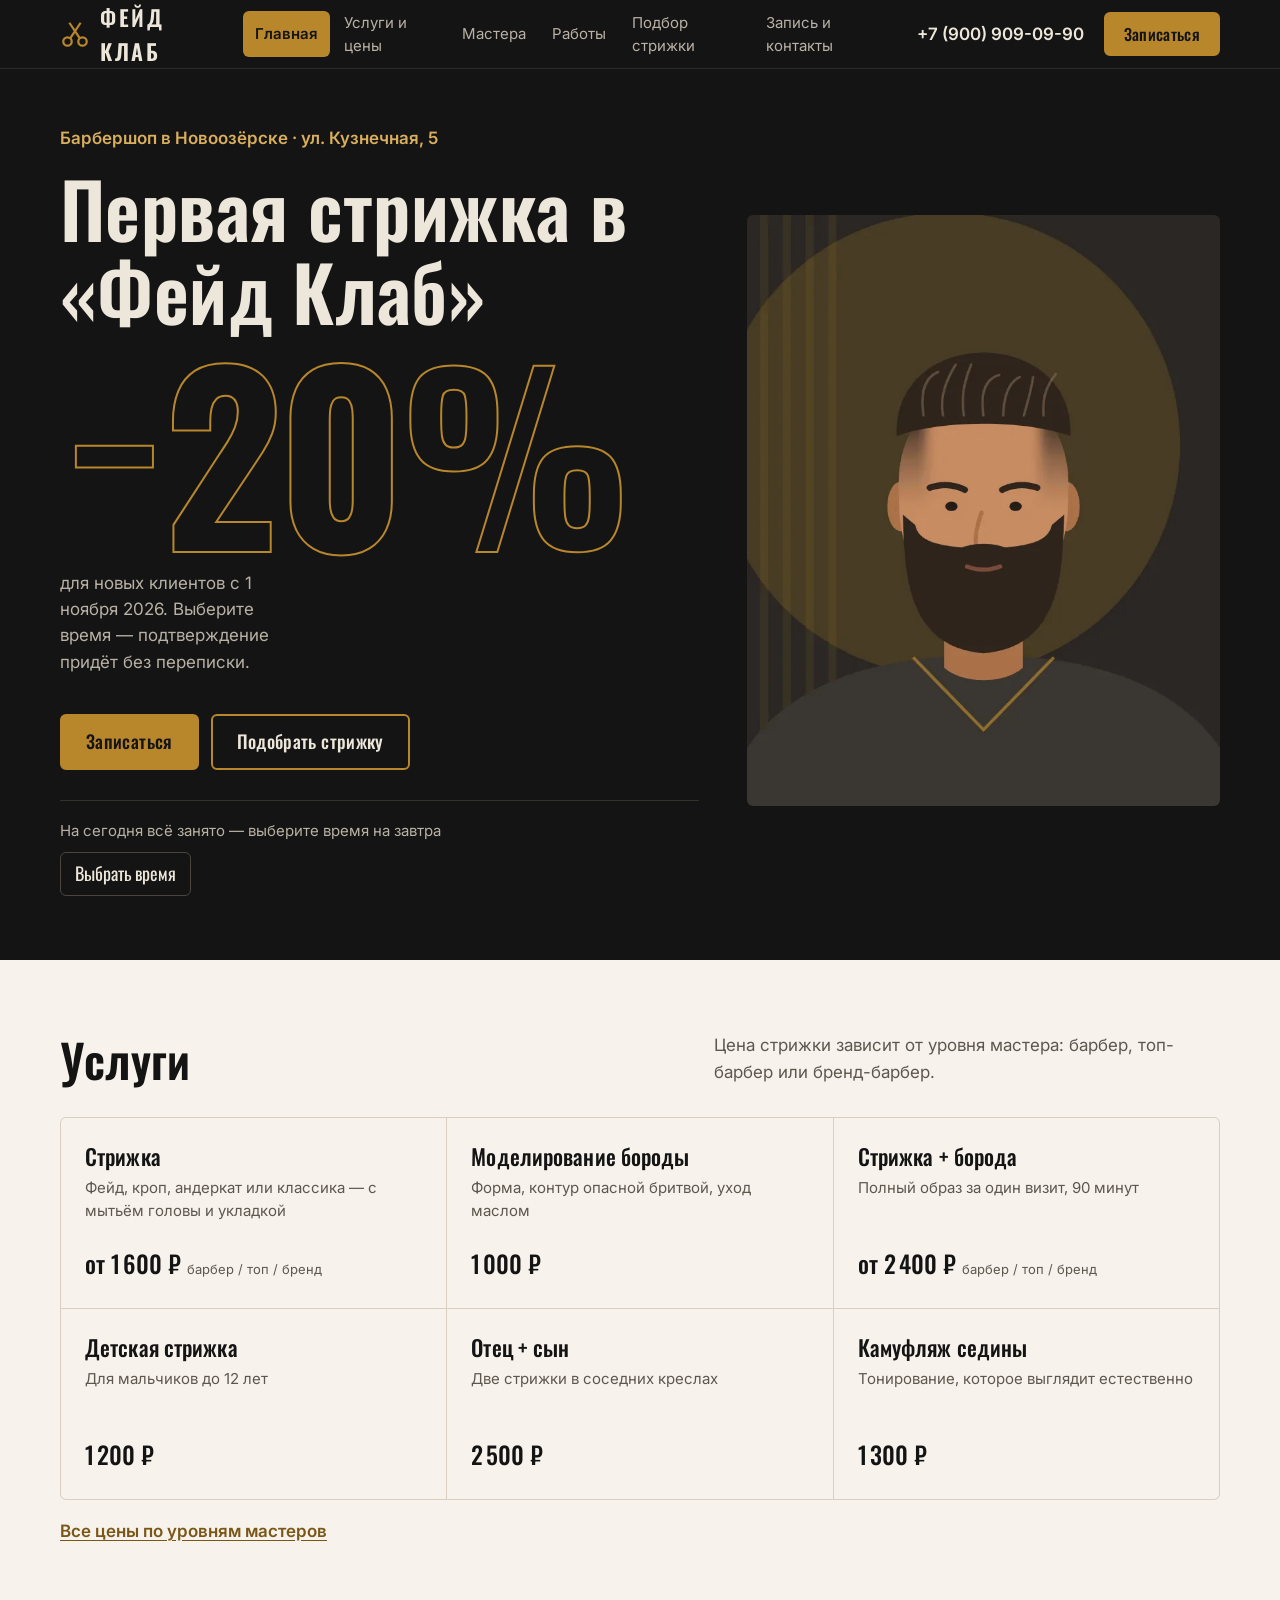
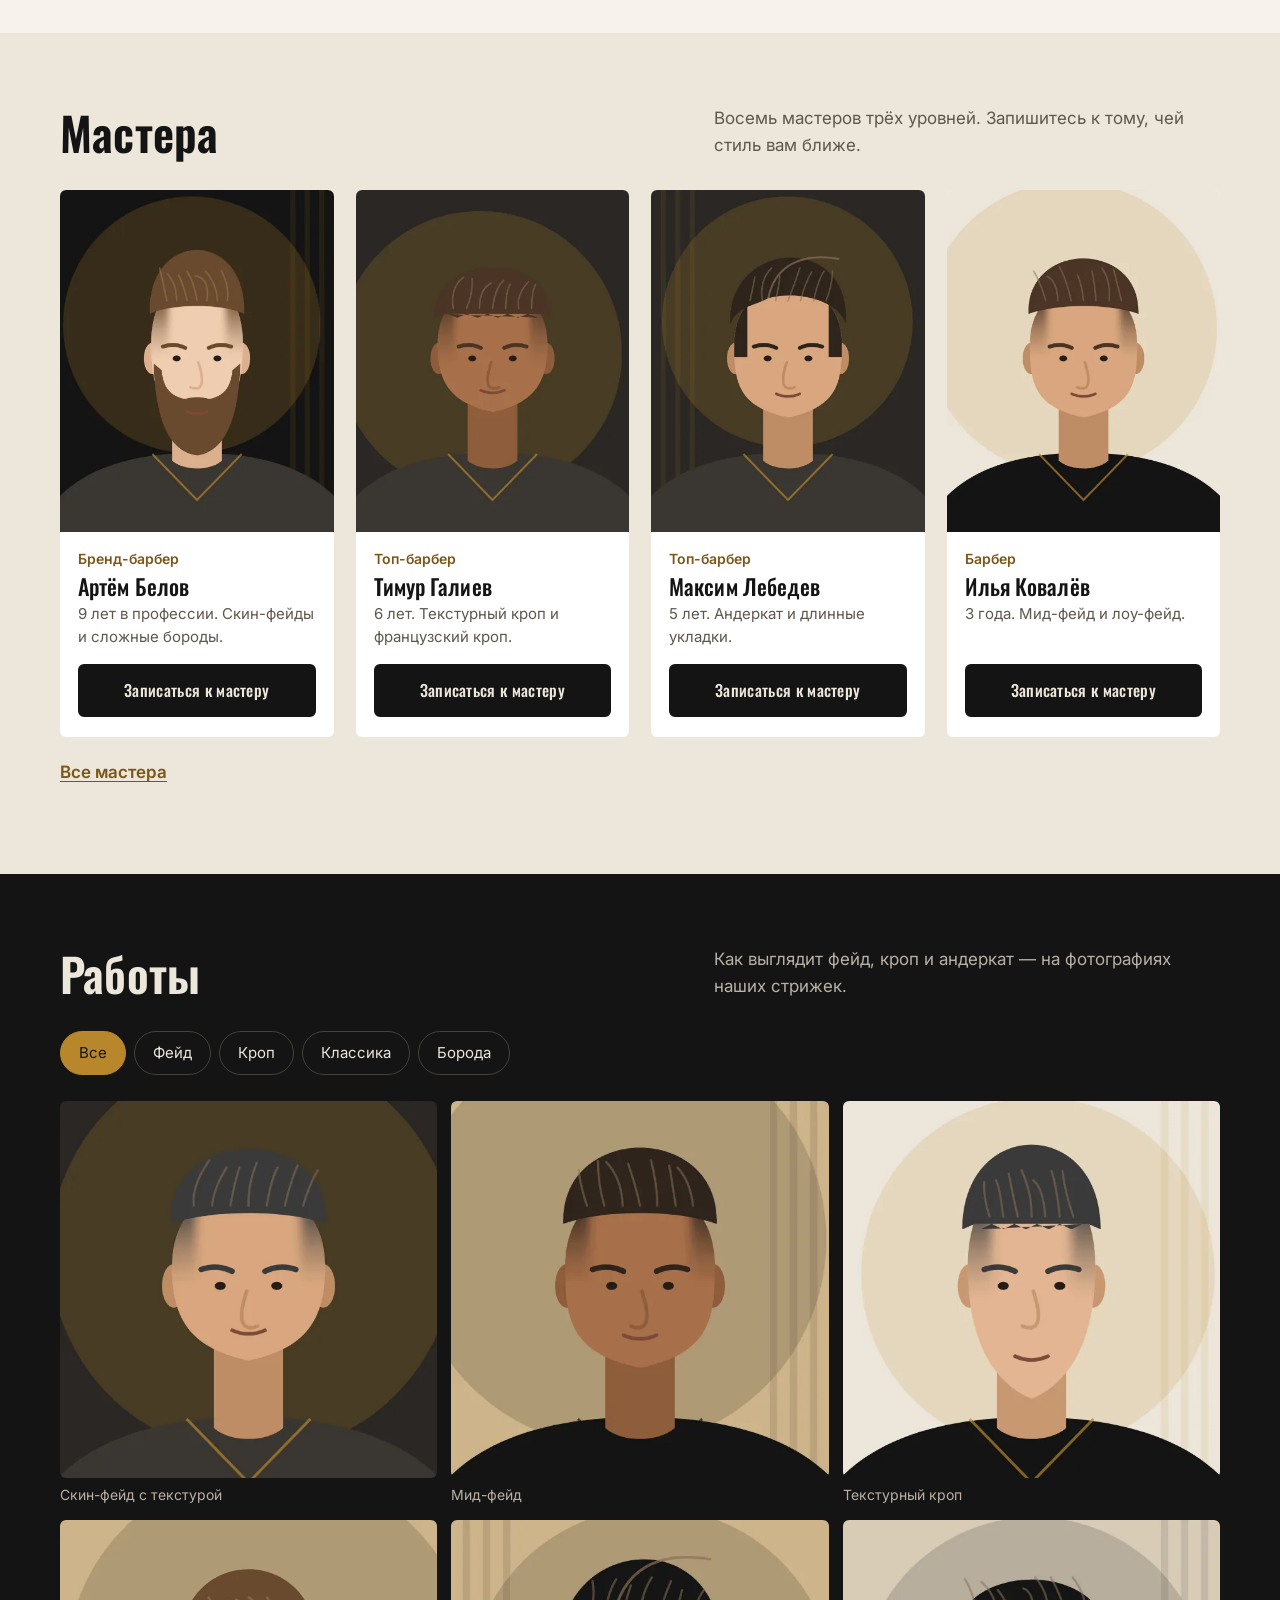
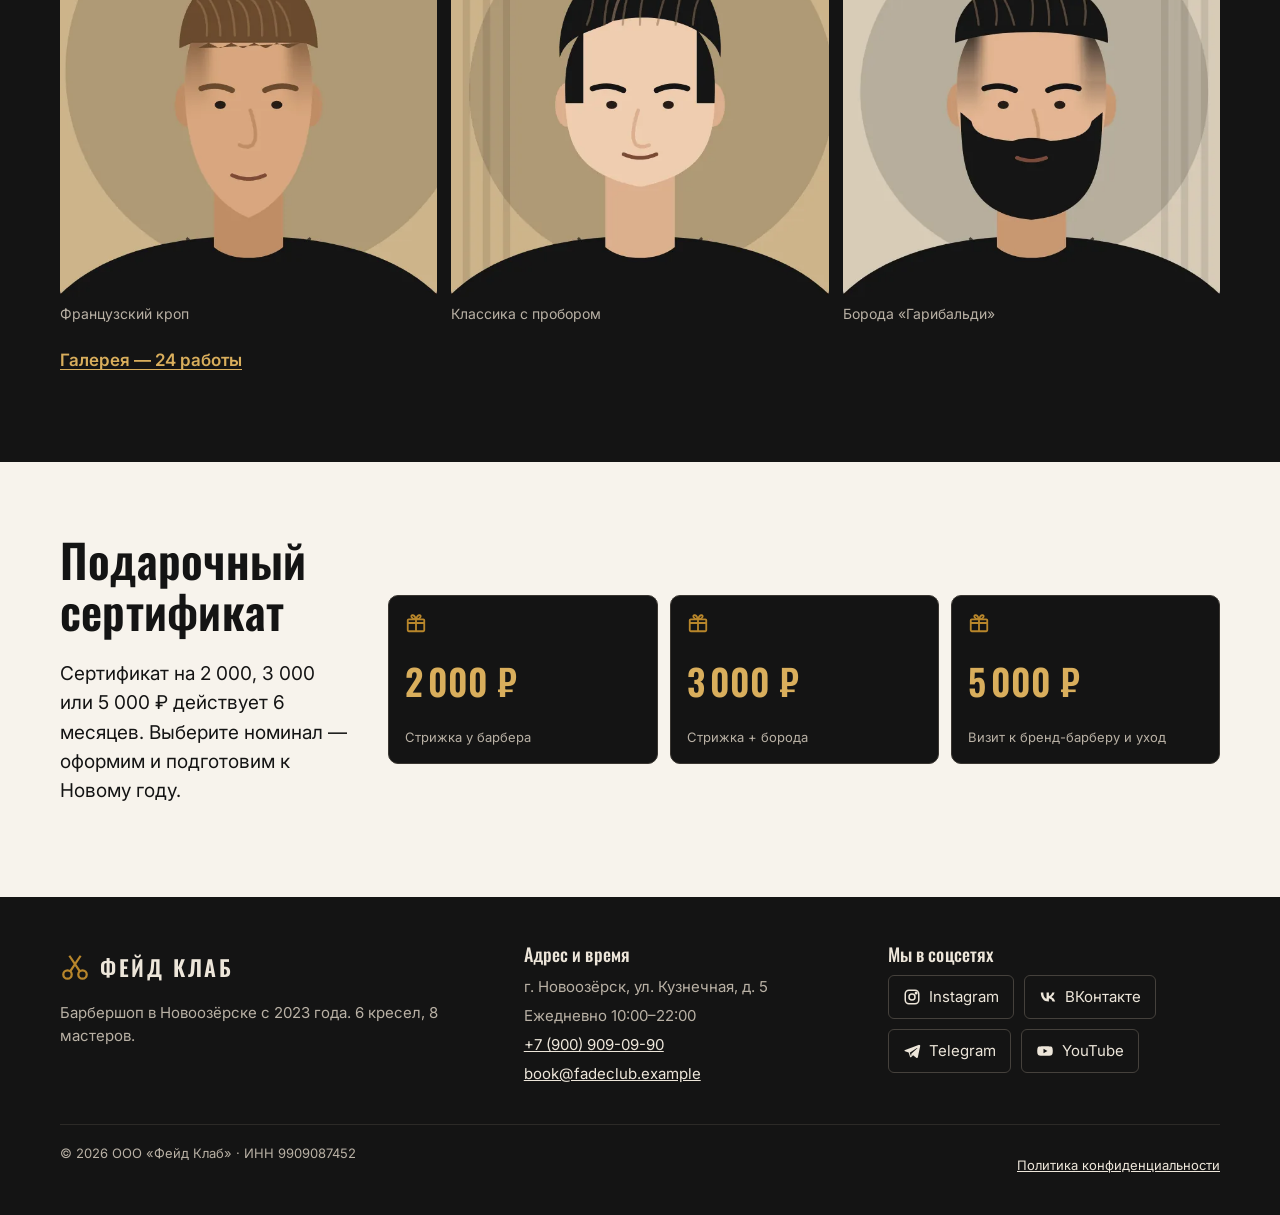
<file: index.html>
<!doctype html>
<html lang="ru">
<head>
<meta charset="utf-8">
<meta name="viewport" content="width=device-width, initial-scale=1">
<!-- Google tag (gtag.js) -->
<script async src="https://www.googletagmanager.com/gtag/js?id=G-LKT0RQ9B2E"></script>
<script>
  window.dataLayer = window.dataLayer || [];
  function gtag(){dataLayer.push(arguments);}
  gtag('js', new Date());
  gtag('config', 'G-LKT0RQ9B2E');
</script>
<title>Фейд Клаб — барбершоп в Новоозёрске. Первая стрижка −20%</title>
<meta name="description" content="Мужские стрижки, борода и детские стрижки в барбершопе «Фейд Клаб». Запись на свободное время онлайн, первая стрижка −20%.">
<meta property="og:type" content="website">
<meta property="og:site_name" content="Фейд Клаб">
<meta property="og:locale" content="ru_RU">
<meta property="og:title" content="Фейд Клаб — барбершоп в Новоозёрске. Первая стрижка −20%">
<meta property="og:description" content="Мужские стрижки, борода и детские стрижки в барбершопе «Фейд Клаб». Запись на свободное время онлайн, первая стрижка −20%.">
<meta property="og:url" content="https://tz-09-barbershop-feyd-klab-fawn.vercel.app/">
<meta property="og:image" content="https://tz-09-barbershop-feyd-klab-fawn.vercel.app/img/og-image.jpg">
<meta property="og:image:width" content="1200">
<meta property="og:image:height" content="630">
<meta name="twitter:card" content="summary_large_image">
<meta name="theme-color" content="#141414">
<link rel="icon" href="img/favicon.ico" sizes="32x32">
<link rel="icon" href="img/favicon.svg" type="image/svg+xml">
<link rel="apple-touch-icon" href="img/apple-touch-icon.png">
<link rel="preconnect" href="https://fonts.googleapis.com">
<link rel="preconnect" href="https://fonts.gstatic.com" crossorigin>
<link rel="stylesheet" href="https://fonts.googleapis.com/css2?family=Inter:wght@400;600&amp;family=Oswald:wght@500;600;700&amp;display=swap">
<link rel="stylesheet" href="css/style.css">
<script src="js/analytics.js" defer></script>
<script src="js/main.js" defer></script>
</head>
<body>
<a class="skip" href="#main">Перейти к содержанию</a>
<header class="header">
  <div class="wrap header__in">
    <a class="logo" href="index.html" aria-label="Фейд Клаб — на главную"><svg viewBox="0 0 32 32" fill="none" stroke="currentColor" stroke-width="2.4" aria-hidden="true"><circle cx="8" cy="24" r="4.5"/><circle cx="24" cy="24" r="4.5"/><path d="M11 20.5 22 4M21 20.5 10 4"/></svg><b>ФЕЙД КЛАБ</b></a>
    <nav class="nav" id="nav" aria-label="Основное меню">
      <a href="index.html" aria-current="page">Главная</a>
      <a href="services.html">Услуги и цены</a>
      <a href="masters.html">Мастера</a>
      <a href="works.html">Работы</a>
      <a href="style-quiz.html">Подбор стрижки</a>
      <a href="contacts.html">Запись и контакты</a>
    </nav>
    <a class="header__phone" href="tel:+79009090990" data-event="contact_click" data-contact-type="phone">+7 (900) 909-09-90</a>
    <a class="btn header__cta" href="contacts.html" data-event="cta_click" data-button-name="header_book" data-page-section="header">Записаться</a>
    <button class="burger" type="button" aria-controls="nav" aria-expanded="false" aria-label="Открыть меню"><span></span></button>
  </div>
</header>
<main id="main">
<section class="hero">
  <div class="wrap hero__grid">
    <div>
      <p class="hero__kicker">Барбершоп в Новоозёрске · ул. Кузнечная, 5</p>
      <h1>Первая стрижка в «Фейд Клаб»</h1>
      <div class="hero__deal">
        <span class="hero__pct" aria-label="минус 20 процентов">−20%</span>
        <p class="hero__pct-note">для новых клиентов с 1 ноября 2026. Выберите время — подтверждение придёт без переписки.</p>
      </div>
      <div class="hero__actions">
        <a class="btn" href="contacts.html" data-event="cta_click" data-button-name="hero_book" data-page-section="hero">Записаться</a>
        <a class="btn btn--ghost" href="style-quiz.html" data-event="cta_click" data-button-name="hero_quiz" data-page-section="hero">Подобрать стрижку</a>
      </div>
      <div class="today" data-today-slots>
        <p class="today__title">Свободно сегодня</p>
        <div class="today__slots"></div>
      </div>
    </div>
    <div class="hero__img">
      <img src="img/hero.webp" alt="Мастер «Фейд Клаб» делает фейд машинкой" width="720" height="900" fetchpriority="high">
    </div>
  </div>
</section>

<section class="section" id="services">
  <div class="wrap">
    <div class="section__head"><h2>Услуги</h2><p>Цена стрижки зависит от уровня мастера: барбер, топ-барбер или бренд-барбер.</p></div>
    <div class="services">
      <a class="service" href="contacts.html?service=haircut" data-event="service_view" data-service-name="haircut">
        <h3>Стрижка</h3><p>Фейд, кроп, андеркат или классика — с мытьём головы и укладкой</p><span class="service__price">от 1 600 ₽ <small>барбер / топ / бренд</small></span>
      </a>
      <a class="service" href="contacts.html?service=beard" data-event="service_view" data-service-name="beard">
        <h3>Моделирование бороды</h3><p>Форма, контур опасной бритвой, уход маслом</p><span class="service__price">1 000 ₽</span>
      </a>
      <a class="service" href="contacts.html?service=combo" data-event="service_view" data-service-name="combo">
        <h3>Стрижка + борода</h3><p>Полный образ за один визит, 90 минут</p><span class="service__price">от 2 400 ₽ <small>барбер / топ / бренд</small></span>
      </a>
      <a class="service" href="contacts.html?service=kids" data-event="service_view" data-service-name="kids">
        <h3>Детская стрижка</h3><p>Для мальчиков до 12 лет</p><span class="service__price">1 200 ₽</span>
      </a>
      <a class="service" href="contacts.html?service=father_son" data-event="service_view" data-service-name="father_son">
        <h3>Отец + сын</h3><p>Две стрижки в соседних креслах</p><span class="service__price">2 500 ₽</span>
      </a>
      <a class="service" href="contacts.html?service=haircut" data-event="service_view" data-service-name="gray_camo">
        <h3>Камуфляж седины</h3><p>Тонирование, которое выглядит естественно</p><span class="service__price">1 300 ₽</span>
      </a>
    </div>
    <p style="margin-top:18px"><a class="link" href="services.html">Все цены по уровням мастеров</a></p>
  </div>
</section>

<section class="section section--linen" id="masters">
  <div class="wrap">
    <div class="section__head"><h2>Мастера</h2><p>Восемь мастеров трёх уровней. Запишитесь к тому, чей стиль вам ближе.</p></div>
    <div class="masters">
      <article class="master" data-level="brand">
        <button class="master__photo" type="button" data-event="master_view" data-master-level="brand" data-master-id="m01" aria-label="Артём Белов, подробнее">
          <img src="img/masters/m01.webp" alt="Артём Белов, бренд-барбер" width="480" height="600" loading="lazy" decoding="async">
        </button>
        <div class="master__body">
          <span class="master__level">Бренд-барбер</span>
          <h3>Артём Белов</h3>
          <p>9 лет в профессии. Скин-фейды и сложные бороды.</p>
          <a class="btn btn--dark" href="contacts.html?master_level=brand&amp;master=m01" data-event="cta_click" data-button-name="master_book_m01" data-page-section="masters">Записаться к мастеру</a>
        </div>
      </article>
      <article class="master" data-level="top">
        <button class="master__photo" type="button" data-event="master_view" data-master-level="top" data-master-id="m03" aria-label="Тимур Галиев, подробнее">
          <img src="img/masters/m03.webp" alt="Тимур Галиев, топ-барбер" width="480" height="600" loading="lazy" decoding="async">
        </button>
        <div class="master__body">
          <span class="master__level">Топ-барбер</span>
          <h3>Тимур Галиев</h3>
          <p>6 лет. Текстурный кроп и французский кроп.</p>
          <a class="btn btn--dark" href="contacts.html?master_level=top&amp;master=m03" data-event="cta_click" data-button-name="master_book_m03" data-page-section="masters">Записаться к мастеру</a>
        </div>
      </article>
      <article class="master" data-level="top">
        <button class="master__photo" type="button" data-event="master_view" data-master-level="top" data-master-id="m04" aria-label="Максим Лебедев, подробнее">
          <img src="img/masters/m04.webp" alt="Максим Лебедев, топ-барбер" width="480" height="600" loading="lazy" decoding="async">
        </button>
        <div class="master__body">
          <span class="master__level">Топ-барбер</span>
          <h3>Максим Лебедев</h3>
          <p>5 лет. Андеркат и длинные укладки.</p>
          <a class="btn btn--dark" href="contacts.html?master_level=top&amp;master=m04" data-event="cta_click" data-button-name="master_book_m04" data-page-section="masters">Записаться к мастеру</a>
        </div>
      </article>
      <article class="master" data-level="barber">
        <button class="master__photo" type="button" data-event="master_view" data-master-level="barber" data-master-id="m06" aria-label="Илья Ковалёв, подробнее">
          <img src="img/masters/m06.webp" alt="Илья Ковалёв, барбер" width="480" height="600" loading="lazy" decoding="async">
        </button>
        <div class="master__body">
          <span class="master__level">Барбер</span>
          <h3>Илья Ковалёв</h3>
          <p>3 года. Мид-фейд и лоу-фейд.</p>
          <a class="btn btn--dark" href="contacts.html?master_level=barber&amp;master=m06" data-event="cta_click" data-button-name="master_book_m06" data-page-section="masters">Записаться к мастеру</a>
        </div>
      </article>
    </div>
    <p style="margin-top:22px"><a class="link" href="masters.html">Все мастера</a></p>
  </div>
</section>

<section class="section section--ink" id="works">
  <div class="wrap">
    <div class="section__head"><h2>Работы</h2><p>Как выглядит фейд, кроп и андеркат — на фотографиях наших стрижек.</p></div>
      <div class="filter" role="group" aria-label="Тип стрижки" data-filter-group>
        <button type="button" aria-pressed="true" data-filter="all" data-event="works_filter" data-haircut-type="all">Все</button>
        <button type="button" aria-pressed="false" data-filter="fade" data-event="works_filter" data-haircut-type="fade">Фейд</button>
        <button type="button" aria-pressed="false" data-filter="crop" data-event="works_filter" data-haircut-type="crop">Кроп</button>
        <button type="button" aria-pressed="false" data-filter="classic" data-event="works_filter" data-haircut-type="classic">Классика</button>
        <button type="button" aria-pressed="false" data-filter="beard" data-event="works_filter" data-haircut-type="beard">Борода</button>
      </div>
    <div class="works" data-filter-target>
      <figure class="work" data-type="fade"><img src="img/works/fade-01.webp" alt="Скин-фейд с текстурой — работа мастеров «Фейд Клаб»" width="600" height="600" loading="lazy" decoding="async"><figcaption>Скин-фейд с текстурой</figcaption></figure>
<figure class="work" data-type="fade"><img src="img/works/fade-02.webp" alt="Мид-фейд — работа мастеров «Фейд Клаб»" width="600" height="600" loading="lazy" decoding="async"><figcaption>Мид-фейд</figcaption></figure>
<figure class="work" data-type="crop"><img src="img/works/crop-01.webp" alt="Текстурный кроп — работа мастеров «Фейд Клаб»" width="600" height="600" loading="lazy" decoding="async"><figcaption>Текстурный кроп</figcaption></figure>
<figure class="work" data-type="crop"><img src="img/works/crop-02.webp" alt="Французский кроп — работа мастеров «Фейд Клаб»" width="600" height="600" loading="lazy" decoding="async"><figcaption>Французский кроп</figcaption></figure>
<figure class="work" data-type="classic"><img src="img/works/classic-01.webp" alt="Классика с пробором — работа мастеров «Фейд Клаб»" width="600" height="600" loading="lazy" decoding="async"><figcaption>Классика с пробором</figcaption></figure>
<figure class="work" data-type="beard"><img src="img/works/beard-01.webp" alt="Борода «Гарибальди» — работа мастеров «Фейд Клаб»" width="600" height="600" loading="lazy" decoding="async"><figcaption>Борода «Гарибальди»</figcaption></figure>
    </div>
    <p style="margin-top:22px"><a class="link" href="works.html">Галерея — 24 работы</a></p>
  </div>
</section>

<section class="section" id="gift">
  <div class="wrap gift">
    <div>
      <h2>Подарочный сертификат</h2>
      <p class="lead">Сертификат на 2 000, 3 000 или 5 000 ₽ действует 6 месяцев. Выберите номинал — оформим и подготовим к Новому году.</p>
    </div>
    <div class="gift__cards">
        <a class="gift-card" href="contacts.html?service=gift_card&amp;gift=2000" data-event="gift_card_click" data-gift-amount="2000" data-page-section="home_gift"><svg viewBox="0 0 24 24" fill="none" stroke="currentColor" stroke-width="2" aria-hidden="true"><rect x="3" y="8" width="18" height="13" rx="1"/><path d="M12 8v13M3 12h18M12 8S10.5 3 8 3.5 7.5 8 12 8Zm0 0s1.5-5 4-4.5S16.5 8 12 8Z"/></svg><b>2 000 ₽</b><span>Стрижка у барбера</span></a>
        <a class="gift-card" href="contacts.html?service=gift_card&amp;gift=3000" data-event="gift_card_click" data-gift-amount="3000" data-page-section="home_gift"><svg viewBox="0 0 24 24" fill="none" stroke="currentColor" stroke-width="2" aria-hidden="true"><rect x="3" y="8" width="18" height="13" rx="1"/><path d="M12 8v13M3 12h18M12 8S10.5 3 8 3.5 7.5 8 12 8Zm0 0s1.5-5 4-4.5S16.5 8 12 8Z"/></svg><b>3 000 ₽</b><span>Стрижка + борода</span></a>
        <a class="gift-card" href="contacts.html?service=gift_card&amp;gift=5000" data-event="gift_card_click" data-gift-amount="5000" data-page-section="home_gift"><svg viewBox="0 0 24 24" fill="none" stroke="currentColor" stroke-width="2" aria-hidden="true"><rect x="3" y="8" width="18" height="13" rx="1"/><path d="M12 8v13M3 12h18M12 8S10.5 3 8 3.5 7.5 8 12 8Zm0 0s1.5-5 4-4.5S16.5 8 12 8Z"/></svg><b>5 000 ₽</b><span>Визит к бренд-барберу и уход</span></a>
    </div>
  </div>
</section>
</main>
<footer class="footer">
  <div class="wrap">
    <div class="footer__grid">
      <div>
        <a class="logo" href="index.html" aria-label="Фейд Клаб — на главную"><svg viewBox="0 0 32 32" fill="none" stroke="currentColor" stroke-width="2.4" aria-hidden="true"><circle cx="8" cy="24" r="4.5"/><circle cx="24" cy="24" r="4.5"/><path d="M11 20.5 22 4M21 20.5 10 4"/></svg><b>ФЕЙД КЛАБ</b></a>
        <p style="margin-top:12px">Барбершоп в Новоозёрске с 2023 года. 6 кресел, 8 мастеров.</p>
      </div>
      <div>
        <h3>Адрес и время</h3>
        <p>г. Новоозёрск, ул. Кузнечная, д. 5</p>
        <p>Ежедневно 10:00–22:00</p>
        <p><a href="tel:+79009090990" data-event="contact_click" data-contact-type="phone">+7 (900) 909-09-90</a></p>
        <p><a href="mailto:book@fadeclub.example" data-event="contact_click" data-contact-type="email">book@fadeclub.example</a></p>
      </div>
      <div>
        <h3>Мы в соцсетях</h3>
        <div class="socials">
        <a href="https://www.instagram.com/fade_club_barber/" target="_blank" rel="noopener" data-event="social_click" data-network="instagram" data-page-section="footer"><svg viewBox="0 0 24 24" fill="none" stroke="currentColor" stroke-width="2" aria-hidden="true"><rect x="3" y="3" width="18" height="18" rx="5"/><circle cx="12" cy="12" r="4"/><circle cx="17.5" cy="6.5" r="1" fill="currentColor"/></svg><span>Instagram</span></a>
        <a href="https://vk.com/fadeclub_barber" target="_blank" rel="noopener" data-event="social_click" data-network="vk" data-page-section="footer"><svg viewBox="0 0 24 24" fill="currentColor" aria-hidden="true"><path d="M12.8 18C6.3 18 2.6 13.5 2.4 6h3.3c.1 5.5 2.5 7.8 4.4 8.3V6h3.1v4.7c1.9-.2 3.8-2.3 4.5-4.7h3.1a9.2 9.2 0 0 1-4.2 6 9.6 9.6 0 0 1 5 6h-3.4a6 6 0 0 0-5-4.3V18h-.4Z"/></svg><span>ВКонтакте</span></a>
        <a href="https://t.me/fadeclub_barber" target="_blank" rel="noopener" data-event="social_click" data-network="telegram" data-page-section="footer"><svg viewBox="0 0 24 24" fill="currentColor" aria-hidden="true"><path d="M21.5 3.6 2.9 10.8c-1.3.5-1.2 1.3-.2 1.6l4.8 1.5 1.8 5.6c.2.6.4.8.9.8.4 0 .6-.2.9-.4l2.3-2.2 4.7 3.5c.9.5 1.5.2 1.7-.8l3.1-14.7c.3-1.3-.5-1.9-1.4-1.5ZM9 14.2l9.6-6.1c.5-.3.9-.1.5.2l-8 7.3-.3 3.4L9 14.2Z"/></svg><span>Telegram</span></a>
        <a href="https://www.youtube.com/@fadeclub_barber" target="_blank" rel="noopener" data-event="social_click" data-network="youtube" data-page-section="footer"><svg viewBox="0 0 24 24" fill="currentColor" aria-hidden="true"><path d="M22 8.2a3 3 0 0 0-2-2.1C18.2 5.6 12 5.6 12 5.6s-6.2 0-8 .5a3 3 0 0 0-2 2.1A31 31 0 0 0 1.6 12a31 31 0 0 0 .4 3.8 3 3 0 0 0 2 2.1c1.8.5 8 .5 8 .5s6.2 0 8-.5a3 3 0 0 0 2-2.1 31 31 0 0 0 .4-3.8 31 31 0 0 0-.4-3.8ZM10 15.1V8.9l5.2 3.1L10 15.1Z"/></svg><span>YouTube</span></a>
        </div>
      </div>
    </div>
    <div class="footer__legal">
      <span>© 2026 ООО «Фейд Клаб» · ИНН 9909087452</span>
      <a href="privacy.html">Политика конфиденциальности</a>
    </div>
  </div>
</footer>
</body>
</html>
</file>
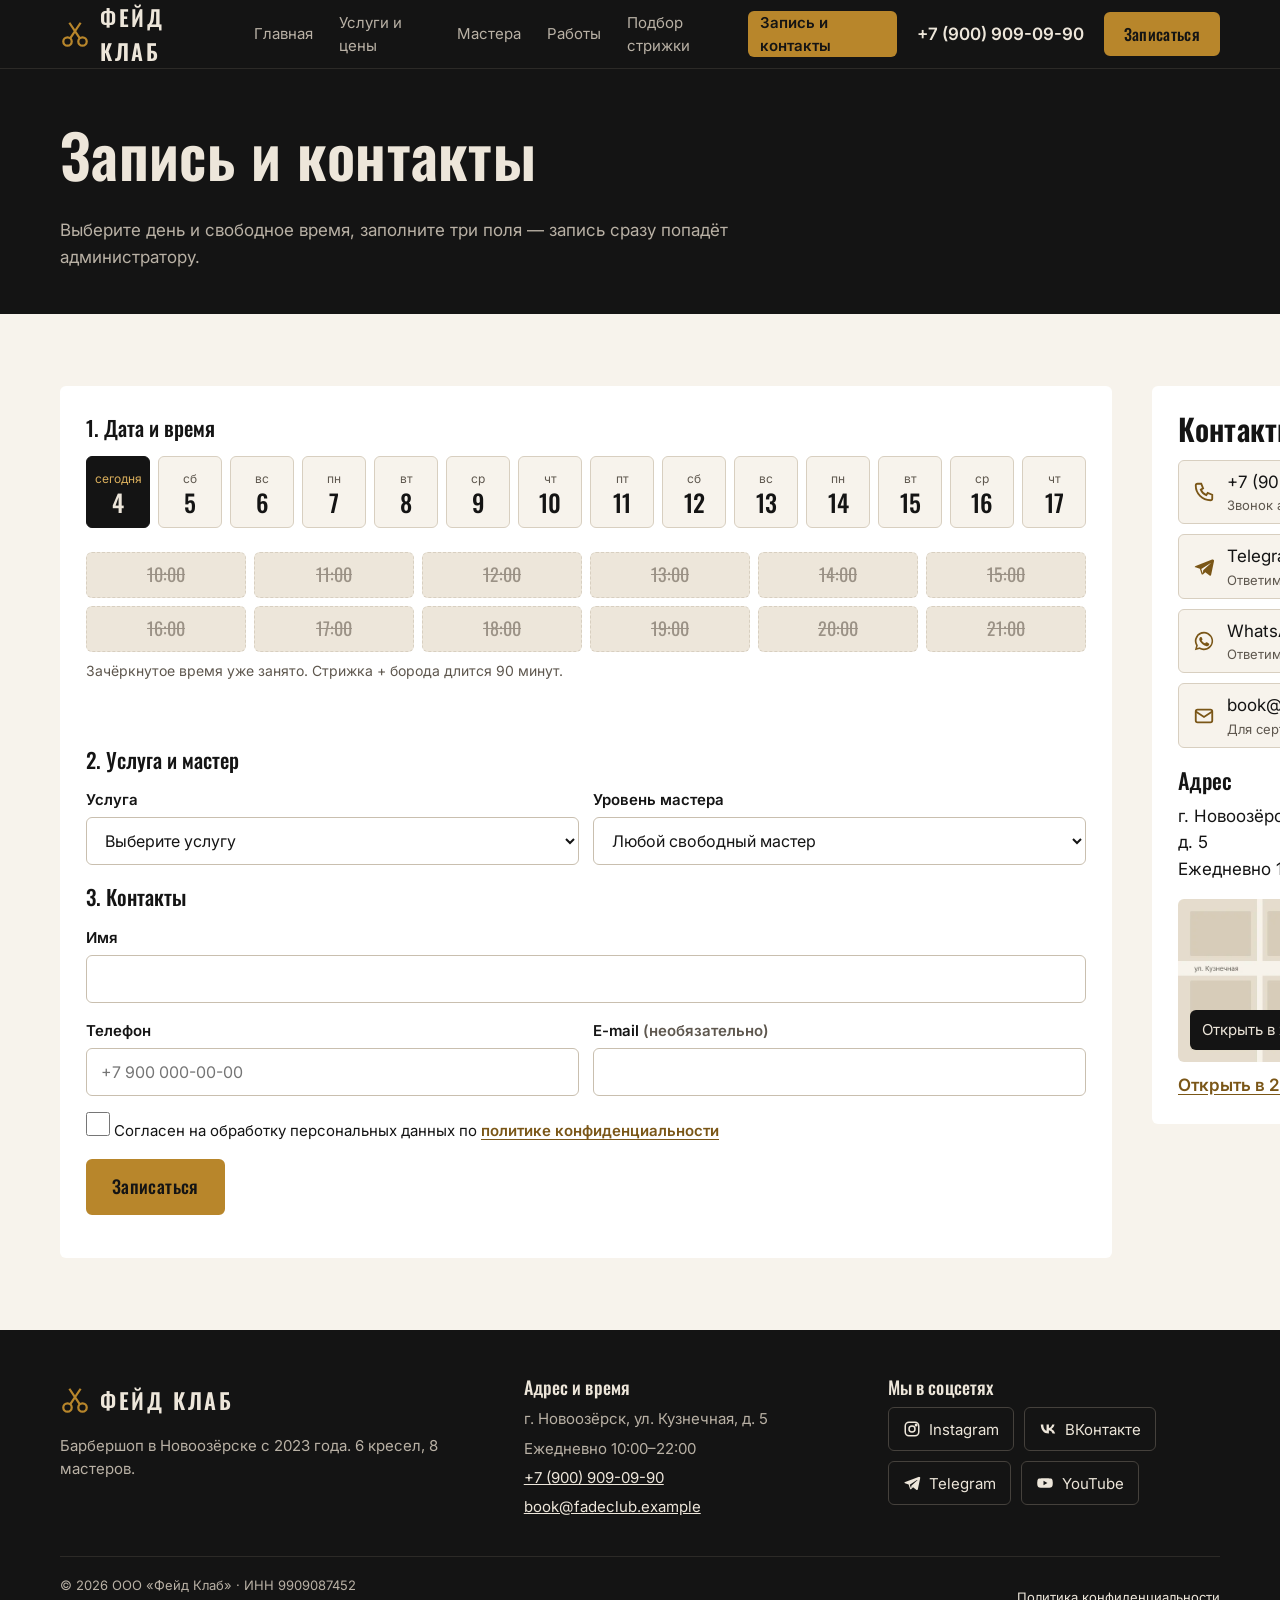
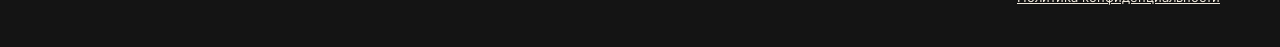
<file: contacts.html>
<!doctype html>
<html lang="ru">
<head>
<meta charset="utf-8">
<meta name="viewport" content="width=device-width, initial-scale=1">
<!-- Google tag (gtag.js) -->
<script async src="https://www.googletagmanager.com/gtag/js?id=G-LKT0RQ9B2E"></script>
<script>
  window.dataLayer = window.dataLayer || [];
  function gtag(){dataLayer.push(arguments);}
  gtag('js', new Date());
  gtag('config', 'G-LKT0RQ9B2E');
</script>
<title>Запись на стрижку и контакты — Фейд Клаб</title>
<meta name="description" content="Онлайн-запись в барбершоп «Фейд Клаб» на свободное время. Телефон, Telegram, WhatsApp, адрес: Новоозёрск, ул. Кузнечная, 5.">
<meta property="og:type" content="website">
<meta property="og:site_name" content="Фейд Клаб">
<meta property="og:locale" content="ru_RU">
<meta property="og:title" content="Запись на стрижку и контакты — Фейд Клаб">
<meta property="og:description" content="Онлайн-запись в барбершоп «Фейд Клаб» на свободное время. Телефон, Telegram, WhatsApp, адрес: Новоозёрск, ул. Кузнечная, 5.">
<meta property="og:url" content="https://tz-09-barbershop-feyd-klab-fawn.vercel.app/contacts.html">
<meta property="og:image" content="https://tz-09-barbershop-feyd-klab-fawn.vercel.app/img/og-image.jpg">
<meta property="og:image:width" content="1200">
<meta property="og:image:height" content="630">
<meta name="twitter:card" content="summary_large_image">
<meta name="theme-color" content="#141414">
<link rel="icon" href="img/favicon.ico" sizes="32x32">
<link rel="icon" href="img/favicon.svg" type="image/svg+xml">
<link rel="apple-touch-icon" href="img/apple-touch-icon.png">
<link rel="preconnect" href="https://fonts.googleapis.com">
<link rel="preconnect" href="https://fonts.gstatic.com" crossorigin>
<link rel="stylesheet" href="https://fonts.googleapis.com/css2?family=Inter:wght@400;600&amp;family=Oswald:wght@500;600;700&amp;display=swap">
<link rel="stylesheet" href="css/style.css">
<script src="js/analytics.js" defer></script>
<script src="js/main.js" defer></script>
</head>
<body>
<a class="skip" href="#main">Перейти к содержанию</a>
<header class="header">
  <div class="wrap header__in">
    <a class="logo" href="index.html" aria-label="Фейд Клаб — на главную"><svg viewBox="0 0 32 32" fill="none" stroke="currentColor" stroke-width="2.4" aria-hidden="true"><circle cx="8" cy="24" r="4.5"/><circle cx="24" cy="24" r="4.5"/><path d="M11 20.5 22 4M21 20.5 10 4"/></svg><b>ФЕЙД КЛАБ</b></a>
    <nav class="nav" id="nav" aria-label="Основное меню">
      <a href="index.html">Главная</a>
      <a href="services.html">Услуги и цены</a>
      <a href="masters.html">Мастера</a>
      <a href="works.html">Работы</a>
      <a href="style-quiz.html">Подбор стрижки</a>
      <a href="contacts.html" aria-current="page">Запись и контакты</a>
    </nav>
    <a class="header__phone" href="tel:+79009090990" data-event="contact_click" data-contact-type="phone">+7 (900) 909-09-90</a>
    <a class="btn header__cta" href="contacts.html" data-event="cta_click" data-button-name="header_book" data-page-section="header">Записаться</a>
    <button class="burger" type="button" aria-controls="nav" aria-expanded="false" aria-label="Открыть меню"><span></span></button>
  </div>
</header>
<main id="main">
<section class="page-head">
  <div class="wrap">
    <h1>Запись и контакты</h1>
    <p>Выберите день и свободное время, заполните три поля — запись сразу попадёт администратору.</p>
  </div>
</section>
<section class="section">
  <div class="wrap booking">
    <form class="panel" id="booking-form" novalidate>
      <h2 class="visually-hidden">Форма записи</h2>
      <p class="step-title">1. Дата и время</p>
      <div class="days" id="days" role="group" aria-label="Дата визита"></div>
      <div class="slots" id="slots" role="group" aria-label="Время визита"></div>
      <p class="slots-note">Зачёркнутое время уже занято. Стрижка + борода длится 90 минут.</p>
      <p class="chosen" id="chosen" aria-live="polite"></p>
      <div class="field" data-field="slot"><div class="field__err" id="err-slot"></div></div>

      <p class="step-title">2. Услуга и мастер</p>
      <div class="gift-note" id="gift-note" hidden>Сертификат: выберите время, когда удобно забрать его в барбершопе. Номинал уточнит администратор.</div>
      <div class="row-2">
        <div class="field" data-field="service">
          <label for="f-service">Услуга</label>
          <select id="f-service" name="service" required>
            <option value="">Выберите услугу</option>
            <option value="haircut">Стрижка</option>
            <option value="beard">Моделирование бороды</option>
            <option value="combo">Стрижка + борода</option>
            <option value="kids">Детская стрижка</option>
            <option value="father_son">Отец + сын</option>
            <option value="gift_card">Сертификат</option>
          </select>
          <div class="field__err" id="err-service"></div>
        </div>
        <div class="field" data-field="master_level">
          <label for="f-level">Уровень мастера</label>
          <select id="f-level" name="master_level" required>
            <option value="any">Любой свободный мастер</option>
            <option value="barber">Барбер</option>
            <option value="top">Топ-барбер</option>
            <option value="brand">Бренд-барбер</option>
          </select>
          <div class="field__err" id="err-master_level"></div>
        </div>
      </div>

      <p class="step-title">3. Контакты</p>
      <div class="field" data-field="name">
        <label for="f-name">Имя</label>
        <input id="f-name" name="name" type="text" autocomplete="given-name" maxlength="60" required>
        <div class="field__err" id="err-name"></div>
      </div>
      <div class="row-2">
        <div class="field" data-field="phone">
          <label for="f-phone">Телефон</label>
          <input id="f-phone" name="phone" type="tel" inputmode="tel" autocomplete="tel" placeholder="+7 900 000-00-00" required>
          <div class="field__err" id="err-phone"></div>
        </div>
        <div class="field" data-field="email">
          <label for="f-email">E-mail <span class="note">(необязательно)</span></label>
          <input id="f-email" name="email" type="email" autocomplete="email" maxlength="100">
          <div class="field__err" id="err-email"></div>
        </div>
      </div>
      <div class="field" data-field="consent">
        <label class="check"><input type="checkbox" id="f-consent" name="consent" value="yes"> <span>Согласен на обработку персональных данных по <a class="link" href="privacy.html" target="_blank">политике конфиденциальности</a></span></label>
        <div class="field__err" id="err-consent"></div>
      </div>

      <input type="hidden" name="slot" id="f-slot">
      <input type="hidden" name="request_id" id="f-request_id">
      <input type="hidden" name="utm_source" id="f-utm_source">
      <input type="hidden" name="utm_medium" id="f-utm_medium">
      <input type="hidden" name="utm_campaign" id="f-utm_campaign">
      <input type="hidden" name="utm_content" id="f-utm_content">

      <button class="btn" type="submit" id="f-submit" data-event="cta_click" data-button-name="form_submit" data-page-section="booking_form">Записаться</button>
      <p class="form-status" id="form-status" role="status" aria-live="polite"></p>
    </form>

    <aside>
      <div class="panel">
        <h2>Контакты</h2>
        <ul class="contacts-list">
          <li><a href="tel:+79009090990" data-event="contact_click" data-contact-type="phone"><svg viewBox="0 0 24 24" fill="none" stroke="currentColor" stroke-width="2" aria-hidden="true"><path d="M5 3h4l2 5-2.5 1.5a11 11 0 0 0 6 6L16 13l5 2v4a2 2 0 0 1-2 2A16 16 0 0 1 3 5a2 2 0 0 1 2-2"/></svg><span>+7 (900) 909-09-90<small>Звонок администратору</small></span></a></li>
          <li><a href="https://t.me/fadeclub_barber" target="_blank" rel="noopener" data-event="messenger_click" data-messenger="telegram"><svg viewBox="0 0 24 24" fill="currentColor" aria-hidden="true"><path d="M21.5 3.6 2.9 10.8c-1.3.5-1.2 1.3-.2 1.6l4.8 1.5 1.8 5.6c.2.6.4.8.9.8.4 0 .6-.2.9-.4l2.3-2.2 4.7 3.5c.9.5 1.5.2 1.7-.8l3.1-14.7c.3-1.3-.5-1.9-1.4-1.5ZM9 14.2l9.6-6.1c.5-.3.9-.1.5.2l-8 7.3-.3 3.4L9 14.2Z"/></svg><span>Telegram<small>Ответим за 15 минут</small></span></a></li>
          <li><a href="https://wa.me/79009090990" target="_blank" rel="noopener" data-event="messenger_click" data-messenger="whatsapp"><svg viewBox="0 0 24 24" fill="currentColor" aria-hidden="true"><path d="M12 2a10 10 0 0 0-8.6 15.1L2 22l5-1.3A10 10 0 1 0 12 2Zm0 18.2a8.2 8.2 0 0 1-4.2-1.2l-.3-.2-3 .8.8-2.9-.2-.3A8.2 8.2 0 1 1 12 20.2Zm4.5-6.1c-.2-.1-1.5-.7-1.7-.8s-.4-.1-.6.1-.7.8-.8 1-.3.2-.5.1a6.7 6.7 0 0 1-3.3-2.9c-.3-.4.3-.4.7-1.3.1-.2 0-.3 0-.4l-.8-1.8c-.2-.5-.4-.4-.6-.4h-.5a1 1 0 0 0-.7.3 3 3 0 0 0-.9 2.2 5.2 5.2 0 0 0 1.1 2.7 11.9 11.9 0 0 0 4.6 4c1.7.7 2.3.8 3.2.7a2.7 2.7 0 0 0 1.8-1.3 2.2 2.2 0 0 0 .2-1.3c-.1-.1-.2-.2-.5-.3Z"/></svg><span>WhatsApp<small>Ответим за 15 минут</small></span></a></li>
          <li><a href="mailto:book@fadeclub.example" data-event="contact_click" data-contact-type="email"><svg viewBox="0 0 24 24" fill="none" stroke="currentColor" stroke-width="2" aria-hidden="true"><rect x="3" y="5" width="18" height="14" rx="2"/><path d="m3 7 9 6 9-6"/></svg><span>book@fadeclub.example<small>Для сертификатов и вопросов</small></span></a></li>
        </ul>
        <h3>Адрес</h3>
        <p>г. Новоозёрск, ул. Кузнечная, д. 5<br>Ежедневно 10:00–22:00</p>
        <a class="map" href="https://yandex.ru/maps/?text=%D0%9D%D0%BE%D0%B2%D0%BE%D0%BE%D0%B7%D1%91%D1%80%D1%81%D0%BA%2C%20%D1%83%D0%BB.%20%D0%9A%D1%83%D0%B7%D0%BD%D0%B5%D1%87%D0%BD%D0%B0%D1%8F%2C%205" target="_blank" rel="noopener" data-event="map_open" data-map-service="yandex">
          <img src="img/map.webp" alt="Схема проезда к барбершопу на улице Кузнечной" width="640" height="400" loading="lazy">
          <span>Открыть в Яндекс Картах</span>
        </a>
        <a class="link" href="https://2gis.ru/search/%D0%9D%D0%BE%D0%B2%D0%BE%D0%BE%D0%B7%D1%91%D1%80%D1%81%D0%BA%20%D0%9A%D1%83%D0%B7%D0%BD%D0%B5%D1%87%D0%BD%D0%B0%D1%8F%205" target="_blank" rel="noopener" data-event="map_open" data-map-service="2gis">Открыть в 2ГИС</a>
      </div>
    </aside>
  </div>
</section>
</main>
<footer class="footer">
  <div class="wrap">
    <div class="footer__grid">
      <div>
        <a class="logo" href="index.html" aria-label="Фейд Клаб — на главную"><svg viewBox="0 0 32 32" fill="none" stroke="currentColor" stroke-width="2.4" aria-hidden="true"><circle cx="8" cy="24" r="4.5"/><circle cx="24" cy="24" r="4.5"/><path d="M11 20.5 22 4M21 20.5 10 4"/></svg><b>ФЕЙД КЛАБ</b></a>
        <p style="margin-top:12px">Барбершоп в Новоозёрске с 2023 года. 6 кресел, 8 мастеров.</p>
      </div>
      <div>
        <h3>Адрес и время</h3>
        <p>г. Новоозёрск, ул. Кузнечная, д. 5</p>
        <p>Ежедневно 10:00–22:00</p>
        <p><a href="tel:+79009090990" data-event="contact_click" data-contact-type="phone">+7 (900) 909-09-90</a></p>
        <p><a href="mailto:book@fadeclub.example" data-event="contact_click" data-contact-type="email">book@fadeclub.example</a></p>
      </div>
      <div>
        <h3>Мы в соцсетях</h3>
        <div class="socials">
        <a href="https://www.instagram.com/fade_club_barber/" target="_blank" rel="noopener" data-event="social_click" data-network="instagram" data-page-section="footer"><svg viewBox="0 0 24 24" fill="none" stroke="currentColor" stroke-width="2" aria-hidden="true"><rect x="3" y="3" width="18" height="18" rx="5"/><circle cx="12" cy="12" r="4"/><circle cx="17.5" cy="6.5" r="1" fill="currentColor"/></svg><span>Instagram</span></a>
        <a href="https://vk.com/fadeclub_barber" target="_blank" rel="noopener" data-event="social_click" data-network="vk" data-page-section="footer"><svg viewBox="0 0 24 24" fill="currentColor" aria-hidden="true"><path d="M12.8 18C6.3 18 2.6 13.5 2.4 6h3.3c.1 5.5 2.5 7.8 4.4 8.3V6h3.1v4.7c1.9-.2 3.8-2.3 4.5-4.7h3.1a9.2 9.2 0 0 1-4.2 6 9.6 9.6 0 0 1 5 6h-3.4a6 6 0 0 0-5-4.3V18h-.4Z"/></svg><span>ВКонтакте</span></a>
        <a href="https://t.me/fadeclub_barber" target="_blank" rel="noopener" data-event="social_click" data-network="telegram" data-page-section="footer"><svg viewBox="0 0 24 24" fill="currentColor" aria-hidden="true"><path d="M21.5 3.6 2.9 10.8c-1.3.5-1.2 1.3-.2 1.6l4.8 1.5 1.8 5.6c.2.6.4.8.9.8.4 0 .6-.2.9-.4l2.3-2.2 4.7 3.5c.9.5 1.5.2 1.7-.8l3.1-14.7c.3-1.3-.5-1.9-1.4-1.5ZM9 14.2l9.6-6.1c.5-.3.9-.1.5.2l-8 7.3-.3 3.4L9 14.2Z"/></svg><span>Telegram</span></a>
        <a href="https://www.youtube.com/@fadeclub_barber" target="_blank" rel="noopener" data-event="social_click" data-network="youtube" data-page-section="footer"><svg viewBox="0 0 24 24" fill="currentColor" aria-hidden="true"><path d="M22 8.2a3 3 0 0 0-2-2.1C18.2 5.6 12 5.6 12 5.6s-6.2 0-8 .5a3 3 0 0 0-2 2.1A31 31 0 0 0 1.6 12a31 31 0 0 0 .4 3.8 3 3 0 0 0 2 2.1c1.8.5 8 .5 8 .5s6.2 0 8-.5a3 3 0 0 0 2-2.1 31 31 0 0 0 .4-3.8 31 31 0 0 0-.4-3.8ZM10 15.1V8.9l5.2 3.1L10 15.1Z"/></svg><span>YouTube</span></a>
        </div>
      </div>
    </div>
    <div class="footer__legal">
      <span>© 2026 ООО «Фейд Клаб» · ИНН 9909087452</span>
      <a href="privacy.html">Политика конфиденциальности</a>
    </div>
  </div>
</footer>
<script src="js/form.js" defer></script>
</body>
</html>
</file>
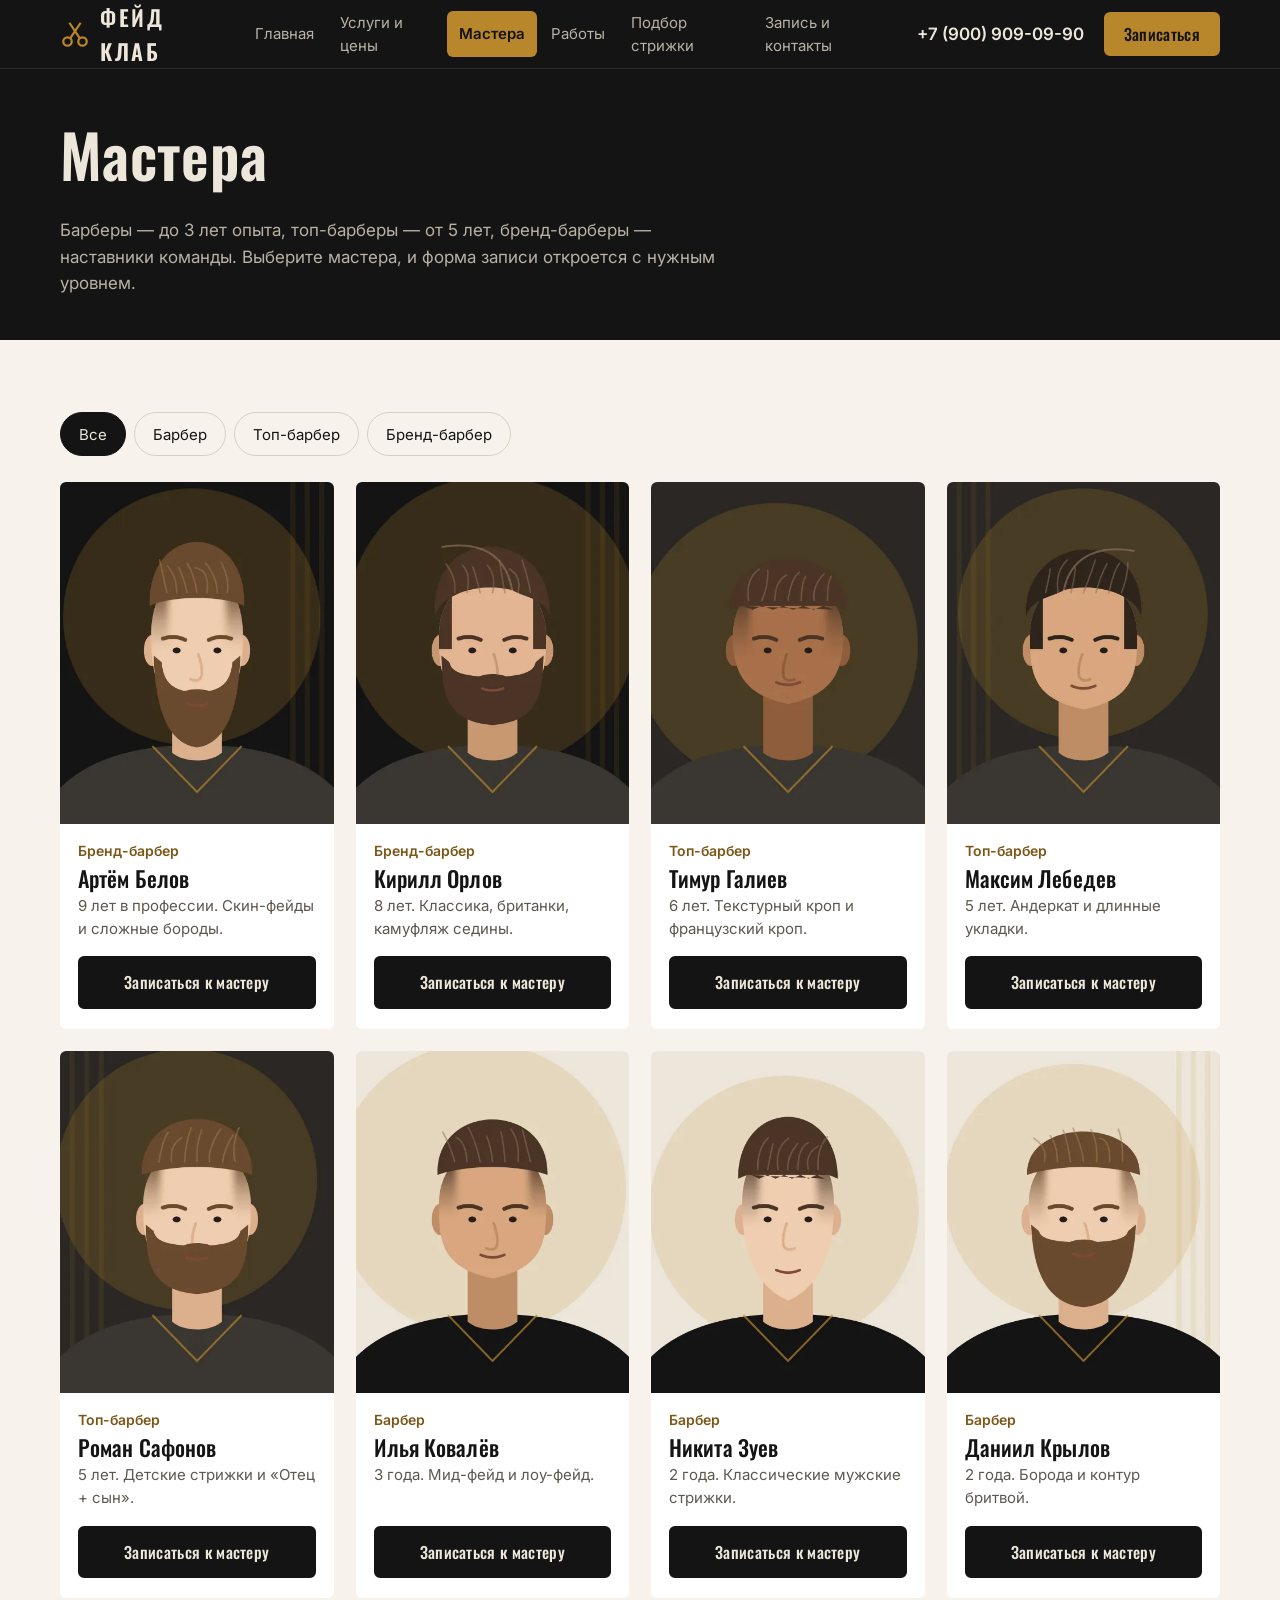
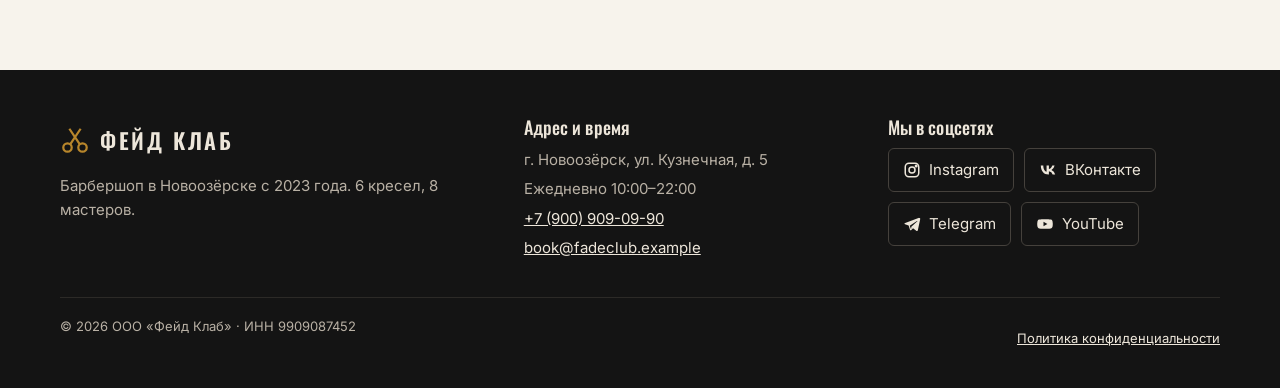
<file: masters.html>
<!doctype html>
<html lang="ru">
<head>
<meta charset="utf-8">
<meta name="viewport" content="width=device-width, initial-scale=1">
<!-- Google tag (gtag.js) -->
<script async src="https://www.googletagmanager.com/gtag/js?id=G-LKT0RQ9B2E"></script>
<script>
  window.dataLayer = window.dataLayer || [];
  function gtag(){dataLayer.push(arguments);}
  gtag('js', new Date());
  gtag('config', 'G-LKT0RQ9B2E');
</script>
<title>Мастера — Фейд Клаб</title>
<meta name="description" content="Восемь мастеров барбершопа «Фейд Клаб»: барберы, топ-барберы и бренд-барберы. Запись к мастеру онлайн.">
<meta property="og:type" content="website">
<meta property="og:site_name" content="Фейд Клаб">
<meta property="og:locale" content="ru_RU">
<meta property="og:title" content="Мастера — Фейд Клаб">
<meta property="og:description" content="Восемь мастеров барбершопа «Фейд Клаб»: барберы, топ-барберы и бренд-барберы. Запись к мастеру онлайн.">
<meta property="og:url" content="https://tz-09-barbershop-feyd-klab-fawn.vercel.app/masters.html">
<meta property="og:image" content="https://tz-09-barbershop-feyd-klab-fawn.vercel.app/img/og-image.jpg">
<meta property="og:image:width" content="1200">
<meta property="og:image:height" content="630">
<meta name="twitter:card" content="summary_large_image">
<meta name="theme-color" content="#141414">
<link rel="icon" href="img/favicon.ico" sizes="32x32">
<link rel="icon" href="img/favicon.svg" type="image/svg+xml">
<link rel="apple-touch-icon" href="img/apple-touch-icon.png">
<link rel="preconnect" href="https://fonts.googleapis.com">
<link rel="preconnect" href="https://fonts.gstatic.com" crossorigin>
<link rel="stylesheet" href="https://fonts.googleapis.com/css2?family=Inter:wght@400;600&amp;family=Oswald:wght@500;600;700&amp;display=swap">
<link rel="stylesheet" href="css/style.css">
<script src="js/analytics.js" defer></script>
<script src="js/main.js" defer></script>
</head>
<body>
<a class="skip" href="#main">Перейти к содержанию</a>
<header class="header">
  <div class="wrap header__in">
    <a class="logo" href="index.html" aria-label="Фейд Клаб — на главную"><svg viewBox="0 0 32 32" fill="none" stroke="currentColor" stroke-width="2.4" aria-hidden="true"><circle cx="8" cy="24" r="4.5"/><circle cx="24" cy="24" r="4.5"/><path d="M11 20.5 22 4M21 20.5 10 4"/></svg><b>ФЕЙД КЛАБ</b></a>
    <nav class="nav" id="nav" aria-label="Основное меню">
      <a href="index.html">Главная</a>
      <a href="services.html">Услуги и цены</a>
      <a href="masters.html" aria-current="page">Мастера</a>
      <a href="works.html">Работы</a>
      <a href="style-quiz.html">Подбор стрижки</a>
      <a href="contacts.html">Запись и контакты</a>
    </nav>
    <a class="header__phone" href="tel:+79009090990" data-event="contact_click" data-contact-type="phone">+7 (900) 909-09-90</a>
    <a class="btn header__cta" href="contacts.html" data-event="cta_click" data-button-name="header_book" data-page-section="header">Записаться</a>
    <button class="burger" type="button" aria-controls="nav" aria-expanded="false" aria-label="Открыть меню"><span></span></button>
  </div>
</header>
<main id="main">
<section class="page-head">
  <div class="wrap">
    <h1>Мастера</h1>
    <p>Барберы — до 3 лет опыта, топ-барберы — от 5 лет, бренд-барберы — наставники команды. Выберите мастера, и форма записи откроется с нужным уровнем.</p>
  </div>
</section>
<section class="section">
  <div class="wrap">
    <div class="filter" role="group" aria-label="Уровень мастера" data-filter-group>
        <button type="button" aria-pressed="true" data-filter="all" data-event="master_view" data-master-level="all">Все</button>
        <button type="button" aria-pressed="false" data-filter="barber" data-event="master_view" data-master-level="barber">Барбер</button>
        <button type="button" aria-pressed="false" data-filter="top" data-event="master_view" data-master-level="top">Топ-барбер</button>
        <button type="button" aria-pressed="false" data-filter="brand" data-event="master_view" data-master-level="brand">Бренд-барбер</button>
      </div>
    <div class="masters" data-filter-target>
      <article class="master" data-level="brand">
        <button class="master__photo" type="button" data-event="master_view" data-master-level="brand" data-master-id="m01" aria-label="Артём Белов, подробнее">
          <img src="img/masters/m01.webp" alt="Артём Белов, бренд-барбер" width="480" height="600" loading="lazy" decoding="async">
        </button>
        <div class="master__body">
          <span class="master__level">Бренд-барбер</span>
          <h3>Артём Белов</h3>
          <p>9 лет в профессии. Скин-фейды и сложные бороды.</p>
          <a class="btn btn--dark" href="contacts.html?master_level=brand&amp;master=m01" data-event="cta_click" data-button-name="master_book_m01" data-page-section="masters">Записаться к мастеру</a>
        </div>
      </article>
      <article class="master" data-level="brand">
        <button class="master__photo" type="button" data-event="master_view" data-master-level="brand" data-master-id="m02" aria-label="Кирилл Орлов, подробнее">
          <img src="img/masters/m02.webp" alt="Кирилл Орлов, бренд-барбер" width="480" height="600" loading="lazy" decoding="async">
        </button>
        <div class="master__body">
          <span class="master__level">Бренд-барбер</span>
          <h3>Кирилл Орлов</h3>
          <p>8 лет. Классика, британки, камуфляж седины.</p>
          <a class="btn btn--dark" href="contacts.html?master_level=brand&amp;master=m02" data-event="cta_click" data-button-name="master_book_m02" data-page-section="masters">Записаться к мастеру</a>
        </div>
      </article>
      <article class="master" data-level="top">
        <button class="master__photo" type="button" data-event="master_view" data-master-level="top" data-master-id="m03" aria-label="Тимур Галиев, подробнее">
          <img src="img/masters/m03.webp" alt="Тимур Галиев, топ-барбер" width="480" height="600" loading="lazy" decoding="async">
        </button>
        <div class="master__body">
          <span class="master__level">Топ-барбер</span>
          <h3>Тимур Галиев</h3>
          <p>6 лет. Текстурный кроп и французский кроп.</p>
          <a class="btn btn--dark" href="contacts.html?master_level=top&amp;master=m03" data-event="cta_click" data-button-name="master_book_m03" data-page-section="masters">Записаться к мастеру</a>
        </div>
      </article>
      <article class="master" data-level="top">
        <button class="master__photo" type="button" data-event="master_view" data-master-level="top" data-master-id="m04" aria-label="Максим Лебедев, подробнее">
          <img src="img/masters/m04.webp" alt="Максим Лебедев, топ-барбер" width="480" height="600" loading="lazy" decoding="async">
        </button>
        <div class="master__body">
          <span class="master__level">Топ-барбер</span>
          <h3>Максим Лебедев</h3>
          <p>5 лет. Андеркат и длинные укладки.</p>
          <a class="btn btn--dark" href="contacts.html?master_level=top&amp;master=m04" data-event="cta_click" data-button-name="master_book_m04" data-page-section="masters">Записаться к мастеру</a>
        </div>
      </article>
      <article class="master" data-level="top">
        <button class="master__photo" type="button" data-event="master_view" data-master-level="top" data-master-id="m05" aria-label="Роман Сафонов, подробнее">
          <img src="img/masters/m05.webp" alt="Роман Сафонов, топ-барбер" width="480" height="600" loading="lazy" decoding="async">
        </button>
        <div class="master__body">
          <span class="master__level">Топ-барбер</span>
          <h3>Роман Сафонов</h3>
          <p>5 лет. Детские стрижки и «Отец + сын».</p>
          <a class="btn btn--dark" href="contacts.html?master_level=top&amp;master=m05" data-event="cta_click" data-button-name="master_book_m05" data-page-section="masters">Записаться к мастеру</a>
        </div>
      </article>
      <article class="master" data-level="barber">
        <button class="master__photo" type="button" data-event="master_view" data-master-level="barber" data-master-id="m06" aria-label="Илья Ковалёв, подробнее">
          <img src="img/masters/m06.webp" alt="Илья Ковалёв, барбер" width="480" height="600" loading="lazy" decoding="async">
        </button>
        <div class="master__body">
          <span class="master__level">Барбер</span>
          <h3>Илья Ковалёв</h3>
          <p>3 года. Мид-фейд и лоу-фейд.</p>
          <a class="btn btn--dark" href="contacts.html?master_level=barber&amp;master=m06" data-event="cta_click" data-button-name="master_book_m06" data-page-section="masters">Записаться к мастеру</a>
        </div>
      </article>
      <article class="master" data-level="barber">
        <button class="master__photo" type="button" data-event="master_view" data-master-level="barber" data-master-id="m07" aria-label="Никита Зуев, подробнее">
          <img src="img/masters/m07.webp" alt="Никита Зуев, барбер" width="480" height="600" loading="lazy" decoding="async">
        </button>
        <div class="master__body">
          <span class="master__level">Барбер</span>
          <h3>Никита Зуев</h3>
          <p>2 года. Классические мужские стрижки.</p>
          <a class="btn btn--dark" href="contacts.html?master_level=barber&amp;master=m07" data-event="cta_click" data-button-name="master_book_m07" data-page-section="masters">Записаться к мастеру</a>
        </div>
      </article>
      <article class="master" data-level="barber">
        <button class="master__photo" type="button" data-event="master_view" data-master-level="barber" data-master-id="m08" aria-label="Даниил Крылов, подробнее">
          <img src="img/masters/m08.webp" alt="Даниил Крылов, барбер" width="480" height="600" loading="lazy" decoding="async">
        </button>
        <div class="master__body">
          <span class="master__level">Барбер</span>
          <h3>Даниил Крылов</h3>
          <p>2 года. Борода и контур бритвой.</p>
          <a class="btn btn--dark" href="contacts.html?master_level=barber&amp;master=m08" data-event="cta_click" data-button-name="master_book_m08" data-page-section="masters">Записаться к мастеру</a>
        </div>
      </article>
    </div>
  </div>
</section>
</main>
<footer class="footer">
  <div class="wrap">
    <div class="footer__grid">
      <div>
        <a class="logo" href="index.html" aria-label="Фейд Клаб — на главную"><svg viewBox="0 0 32 32" fill="none" stroke="currentColor" stroke-width="2.4" aria-hidden="true"><circle cx="8" cy="24" r="4.5"/><circle cx="24" cy="24" r="4.5"/><path d="M11 20.5 22 4M21 20.5 10 4"/></svg><b>ФЕЙД КЛАБ</b></a>
        <p style="margin-top:12px">Барбершоп в Новоозёрске с 2023 года. 6 кресел, 8 мастеров.</p>
      </div>
      <div>
        <h3>Адрес и время</h3>
        <p>г. Новоозёрск, ул. Кузнечная, д. 5</p>
        <p>Ежедневно 10:00–22:00</p>
        <p><a href="tel:+79009090990" data-event="contact_click" data-contact-type="phone">+7 (900) 909-09-90</a></p>
        <p><a href="mailto:book@fadeclub.example" data-event="contact_click" data-contact-type="email">book@fadeclub.example</a></p>
      </div>
      <div>
        <h3>Мы в соцсетях</h3>
        <div class="socials">
        <a href="https://www.instagram.com/fade_club_barber/" target="_blank" rel="noopener" data-event="social_click" data-network="instagram" data-page-section="footer"><svg viewBox="0 0 24 24" fill="none" stroke="currentColor" stroke-width="2" aria-hidden="true"><rect x="3" y="3" width="18" height="18" rx="5"/><circle cx="12" cy="12" r="4"/><circle cx="17.5" cy="6.5" r="1" fill="currentColor"/></svg><span>Instagram</span></a>
        <a href="https://vk.com/fadeclub_barber" target="_blank" rel="noopener" data-event="social_click" data-network="vk" data-page-section="footer"><svg viewBox="0 0 24 24" fill="currentColor" aria-hidden="true"><path d="M12.8 18C6.3 18 2.6 13.5 2.4 6h3.3c.1 5.5 2.5 7.8 4.4 8.3V6h3.1v4.7c1.9-.2 3.8-2.3 4.5-4.7h3.1a9.2 9.2 0 0 1-4.2 6 9.6 9.6 0 0 1 5 6h-3.4a6 6 0 0 0-5-4.3V18h-.4Z"/></svg><span>ВКонтакте</span></a>
        <a href="https://t.me/fadeclub_barber" target="_blank" rel="noopener" data-event="social_click" data-network="telegram" data-page-section="footer"><svg viewBox="0 0 24 24" fill="currentColor" aria-hidden="true"><path d="M21.5 3.6 2.9 10.8c-1.3.5-1.2 1.3-.2 1.6l4.8 1.5 1.8 5.6c.2.6.4.8.9.8.4 0 .6-.2.9-.4l2.3-2.2 4.7 3.5c.9.5 1.5.2 1.7-.8l3.1-14.7c.3-1.3-.5-1.9-1.4-1.5ZM9 14.2l9.6-6.1c.5-.3.9-.1.5.2l-8 7.3-.3 3.4L9 14.2Z"/></svg><span>Telegram</span></a>
        <a href="https://www.youtube.com/@fadeclub_barber" target="_blank" rel="noopener" data-event="social_click" data-network="youtube" data-page-section="footer"><svg viewBox="0 0 24 24" fill="currentColor" aria-hidden="true"><path d="M22 8.2a3 3 0 0 0-2-2.1C18.2 5.6 12 5.6 12 5.6s-6.2 0-8 .5a3 3 0 0 0-2 2.1A31 31 0 0 0 1.6 12a31 31 0 0 0 .4 3.8 3 3 0 0 0 2 2.1c1.8.5 8 .5 8 .5s6.2 0 8-.5a3 3 0 0 0 2-2.1 31 31 0 0 0 .4-3.8 31 31 0 0 0-.4-3.8ZM10 15.1V8.9l5.2 3.1L10 15.1Z"/></svg><span>YouTube</span></a>
        </div>
      </div>
    </div>
    <div class="footer__legal">
      <span>© 2026 ООО «Фейд Клаб» · ИНН 9909087452</span>
      <a href="privacy.html">Политика конфиденциальности</a>
    </div>
  </div>
</footer>
</body>
</html>
</file>
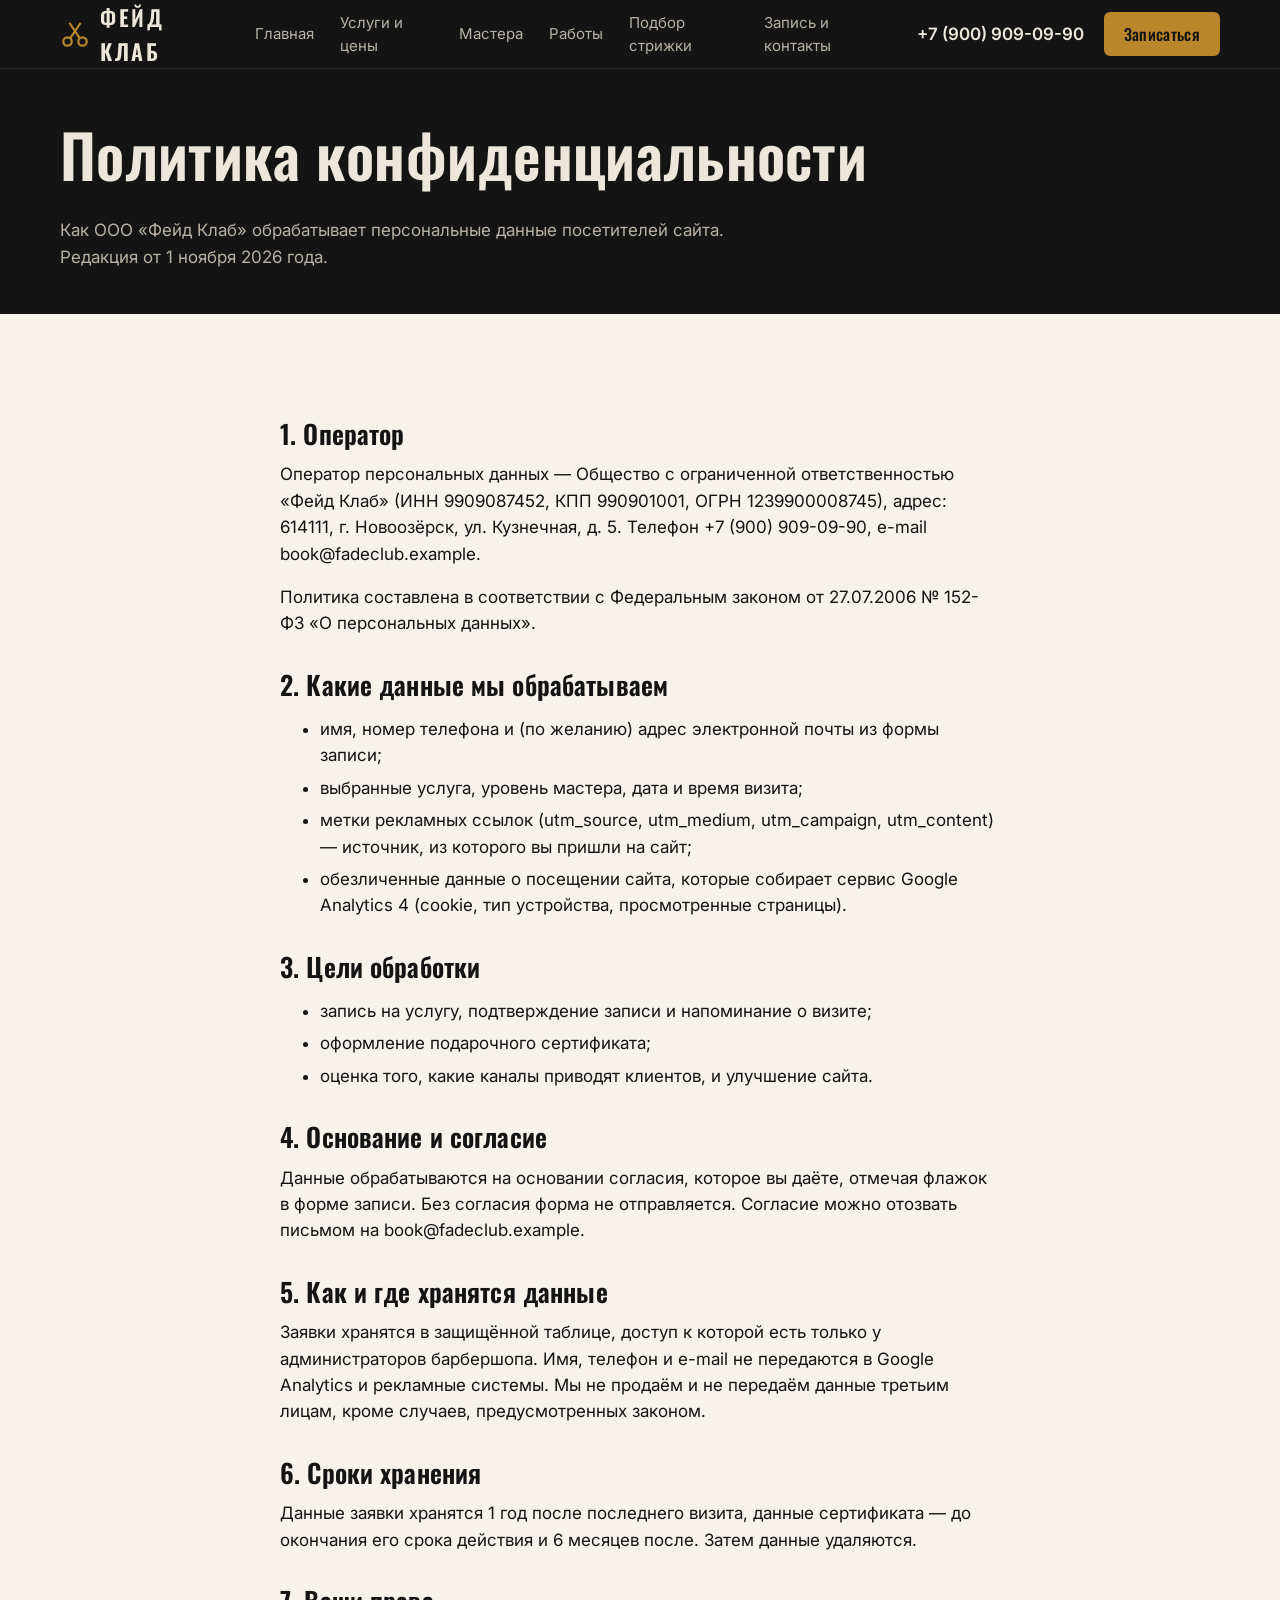
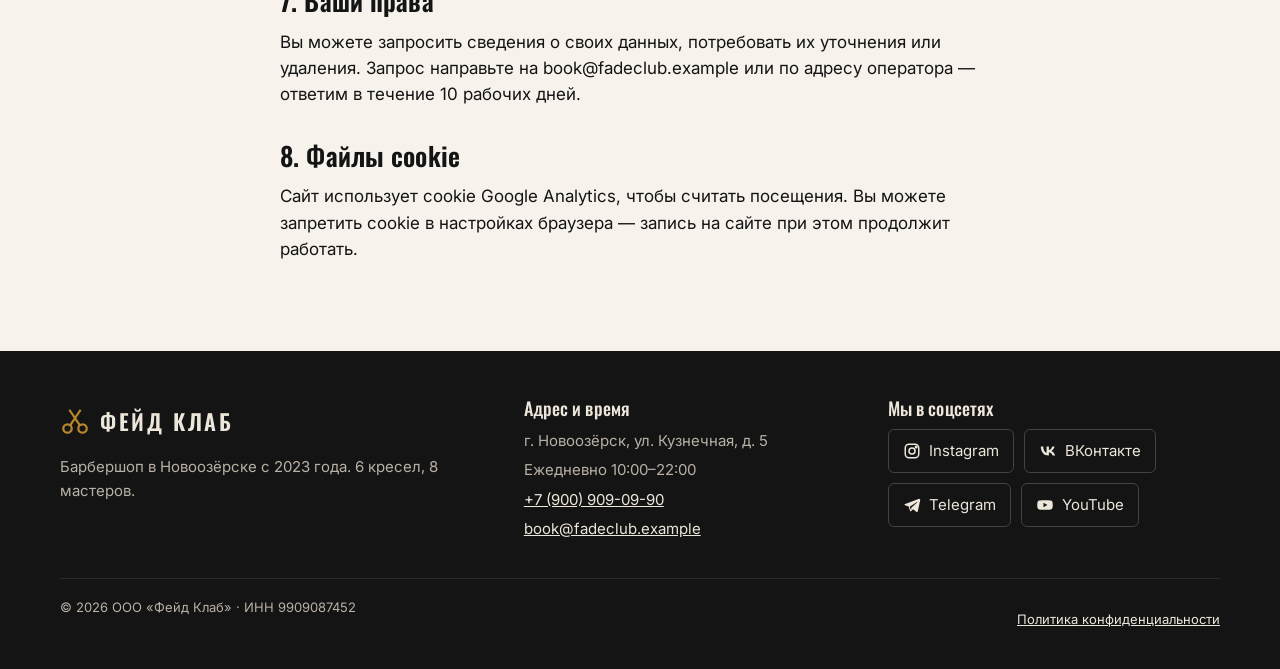
<file: privacy.html>
<!doctype html>
<html lang="ru">
<head>
<meta charset="utf-8">
<meta name="viewport" content="width=device-width, initial-scale=1">
<!-- Google tag (gtag.js) -->
<script async src="https://www.googletagmanager.com/gtag/js?id=G-LKT0RQ9B2E"></script>
<script>
  window.dataLayer = window.dataLayer || [];
  function gtag(){dataLayer.push(arguments);}
  gtag('js', new Date());
  gtag('config', 'G-LKT0RQ9B2E');
</script>
<title>Политика конфиденциальности — Фейд Клаб</title>
<meta name="description" content="Политика обработки персональных данных посетителей сайта барбершопа «Фейд Клаб» по 152-ФЗ.">
<meta property="og:type" content="website">
<meta property="og:site_name" content="Фейд Клаб">
<meta property="og:locale" content="ru_RU">
<meta property="og:title" content="Политика конфиденциальности — Фейд Клаб">
<meta property="og:description" content="Политика обработки персональных данных посетителей сайта барбершопа «Фейд Клаб» по 152-ФЗ.">
<meta property="og:url" content="https://tz-09-barbershop-feyd-klab-fawn.vercel.app/privacy.html">
<meta property="og:image" content="https://tz-09-barbershop-feyd-klab-fawn.vercel.app/img/og-image.jpg">
<meta property="og:image:width" content="1200">
<meta property="og:image:height" content="630">
<meta name="twitter:card" content="summary_large_image">
<meta name="theme-color" content="#141414">
<link rel="icon" href="img/favicon.ico" sizes="32x32">
<link rel="icon" href="img/favicon.svg" type="image/svg+xml">
<link rel="apple-touch-icon" href="img/apple-touch-icon.png">
<link rel="preconnect" href="https://fonts.googleapis.com">
<link rel="preconnect" href="https://fonts.gstatic.com" crossorigin>
<link rel="stylesheet" href="https://fonts.googleapis.com/css2?family=Inter:wght@400;600&amp;family=Oswald:wght@500;600;700&amp;display=swap">
<link rel="stylesheet" href="css/style.css">
<script src="js/analytics.js" defer></script>
<script src="js/main.js" defer></script>
</head>
<body>
<a class="skip" href="#main">Перейти к содержанию</a>
<header class="header">
  <div class="wrap header__in">
    <a class="logo" href="index.html" aria-label="Фейд Клаб — на главную"><svg viewBox="0 0 32 32" fill="none" stroke="currentColor" stroke-width="2.4" aria-hidden="true"><circle cx="8" cy="24" r="4.5"/><circle cx="24" cy="24" r="4.5"/><path d="M11 20.5 22 4M21 20.5 10 4"/></svg><b>ФЕЙД КЛАБ</b></a>
    <nav class="nav" id="nav" aria-label="Основное меню">
      <a href="index.html">Главная</a>
      <a href="services.html">Услуги и цены</a>
      <a href="masters.html">Мастера</a>
      <a href="works.html">Работы</a>
      <a href="style-quiz.html">Подбор стрижки</a>
      <a href="contacts.html">Запись и контакты</a>
    </nav>
    <a class="header__phone" href="tel:+79009090990" data-event="contact_click" data-contact-type="phone">+7 (900) 909-09-90</a>
    <a class="btn header__cta" href="contacts.html" data-event="cta_click" data-button-name="header_book" data-page-section="header">Записаться</a>
    <button class="burger" type="button" aria-controls="nav" aria-expanded="false" aria-label="Открыть меню"><span></span></button>
  </div>
</header>
<main id="main">
<section class="page-head">
  <div class="wrap">
    <h1>Политика конфиденциальности</h1>
    <p>Как ООО «Фейд Клаб» обрабатывает персональные данные посетителей сайта. Редакция от 1 ноября 2026 года.</p>
  </div>
</section>
<section class="section">
  <div class="wrap prose">
    <h2>1. Оператор</h2>
    <p>Оператор персональных данных — Общество с ограниченной ответственностью «Фейд Клаб» (ИНН 9909087452, КПП 990901001, ОГРН 1239900008745), адрес: 614111, г. Новоозёрск, ул. Кузнечная, д. 5. Телефон +7 (900) 909-09-90, e-mail book@fadeclub.example.</p>
    <p>Политика составлена в соответствии с Федеральным законом от 27.07.2006 № 152-ФЗ «О персональных данных».</p>
    <h2>2. Какие данные мы обрабатываем</h2>
    <ul>
      <li>имя, номер телефона и (по желанию) адрес электронной почты из формы записи;</li>
      <li>выбранные услуга, уровень мастера, дата и время визита;</li>
      <li>метки рекламных ссылок (utm_source, utm_medium, utm_campaign, utm_content) — источник, из которого вы пришли на сайт;</li>
      <li>обезличенные данные о посещении сайта, которые собирает сервис Google Analytics 4 (cookie, тип устройства, просмотренные страницы).</li>
    </ul>
    <h2>3. Цели обработки</h2>
    <ul>
      <li>запись на услугу, подтверждение записи и напоминание о визите;</li>
      <li>оформление подарочного сертификата;</li>
      <li>оценка того, какие каналы приводят клиентов, и улучшение сайта.</li>
    </ul>
    <h2>4. Основание и согласие</h2>
    <p>Данные обрабатываются на основании согласия, которое вы даёте, отмечая флажок в форме записи. Без согласия форма не отправляется. Согласие можно отозвать письмом на book@fadeclub.example.</p>
    <h2>5. Как и где хранятся данные</h2>
    <p>Заявки хранятся в защищённой таблице, доступ к которой есть только у администраторов барбершопа. Имя, телефон и e-mail не передаются в Google Analytics и рекламные системы. Мы не продаём и не передаём данные третьим лицам, кроме случаев, предусмотренных законом.</p>
    <h2>6. Сроки хранения</h2>
    <p>Данные заявки хранятся 1 год после последнего визита, данные сертификата — до окончания его срока действия и 6 месяцев после. Затем данные удаляются.</p>
    <h2>7. Ваши права</h2>
    <p>Вы можете запросить сведения о своих данных, потребовать их уточнения или удаления. Запрос направьте на book@fadeclub.example или по адресу оператора — ответим в течение 10 рабочих дней.</p>
    <h2>8. Файлы cookie</h2>
    <p>Сайт использует cookie Google Analytics, чтобы считать посещения. Вы можете запретить cookie в настройках браузера — запись на сайте при этом продолжит работать.</p>
  </div>
</section>
</main>
<footer class="footer">
  <div class="wrap">
    <div class="footer__grid">
      <div>
        <a class="logo" href="index.html" aria-label="Фейд Клаб — на главную"><svg viewBox="0 0 32 32" fill="none" stroke="currentColor" stroke-width="2.4" aria-hidden="true"><circle cx="8" cy="24" r="4.5"/><circle cx="24" cy="24" r="4.5"/><path d="M11 20.5 22 4M21 20.5 10 4"/></svg><b>ФЕЙД КЛАБ</b></a>
        <p style="margin-top:12px">Барбершоп в Новоозёрске с 2023 года. 6 кресел, 8 мастеров.</p>
      </div>
      <div>
        <h3>Адрес и время</h3>
        <p>г. Новоозёрск, ул. Кузнечная, д. 5</p>
        <p>Ежедневно 10:00–22:00</p>
        <p><a href="tel:+79009090990" data-event="contact_click" data-contact-type="phone">+7 (900) 909-09-90</a></p>
        <p><a href="mailto:book@fadeclub.example" data-event="contact_click" data-contact-type="email">book@fadeclub.example</a></p>
      </div>
      <div>
        <h3>Мы в соцсетях</h3>
        <div class="socials">
        <a href="https://www.instagram.com/fade_club_barber/" target="_blank" rel="noopener" data-event="social_click" data-network="instagram" data-page-section="footer"><svg viewBox="0 0 24 24" fill="none" stroke="currentColor" stroke-width="2" aria-hidden="true"><rect x="3" y="3" width="18" height="18" rx="5"/><circle cx="12" cy="12" r="4"/><circle cx="17.5" cy="6.5" r="1" fill="currentColor"/></svg><span>Instagram</span></a>
        <a href="https://vk.com/fadeclub_barber" target="_blank" rel="noopener" data-event="social_click" data-network="vk" data-page-section="footer"><svg viewBox="0 0 24 24" fill="currentColor" aria-hidden="true"><path d="M12.8 18C6.3 18 2.6 13.5 2.4 6h3.3c.1 5.5 2.5 7.8 4.4 8.3V6h3.1v4.7c1.9-.2 3.8-2.3 4.5-4.7h3.1a9.2 9.2 0 0 1-4.2 6 9.6 9.6 0 0 1 5 6h-3.4a6 6 0 0 0-5-4.3V18h-.4Z"/></svg><span>ВКонтакте</span></a>
        <a href="https://t.me/fadeclub_barber" target="_blank" rel="noopener" data-event="social_click" data-network="telegram" data-page-section="footer"><svg viewBox="0 0 24 24" fill="currentColor" aria-hidden="true"><path d="M21.5 3.6 2.9 10.8c-1.3.5-1.2 1.3-.2 1.6l4.8 1.5 1.8 5.6c.2.6.4.8.9.8.4 0 .6-.2.9-.4l2.3-2.2 4.7 3.5c.9.5 1.5.2 1.7-.8l3.1-14.7c.3-1.3-.5-1.9-1.4-1.5ZM9 14.2l9.6-6.1c.5-.3.9-.1.5.2l-8 7.3-.3 3.4L9 14.2Z"/></svg><span>Telegram</span></a>
        <a href="https://www.youtube.com/@fadeclub_barber" target="_blank" rel="noopener" data-event="social_click" data-network="youtube" data-page-section="footer"><svg viewBox="0 0 24 24" fill="currentColor" aria-hidden="true"><path d="M22 8.2a3 3 0 0 0-2-2.1C18.2 5.6 12 5.6 12 5.6s-6.2 0-8 .5a3 3 0 0 0-2 2.1A31 31 0 0 0 1.6 12a31 31 0 0 0 .4 3.8 3 3 0 0 0 2 2.1c1.8.5 8 .5 8 .5s6.2 0 8-.5a3 3 0 0 0 2-2.1 31 31 0 0 0 .4-3.8 31 31 0 0 0-.4-3.8ZM10 15.1V8.9l5.2 3.1L10 15.1Z"/></svg><span>YouTube</span></a>
        </div>
      </div>
    </div>
    <div class="footer__legal">
      <span>© 2026 ООО «Фейд Клаб» · ИНН 9909087452</span>
      <a href="privacy.html">Политика конфиденциальности</a>
    </div>
  </div>
</footer>
</body>
</html>
</file>
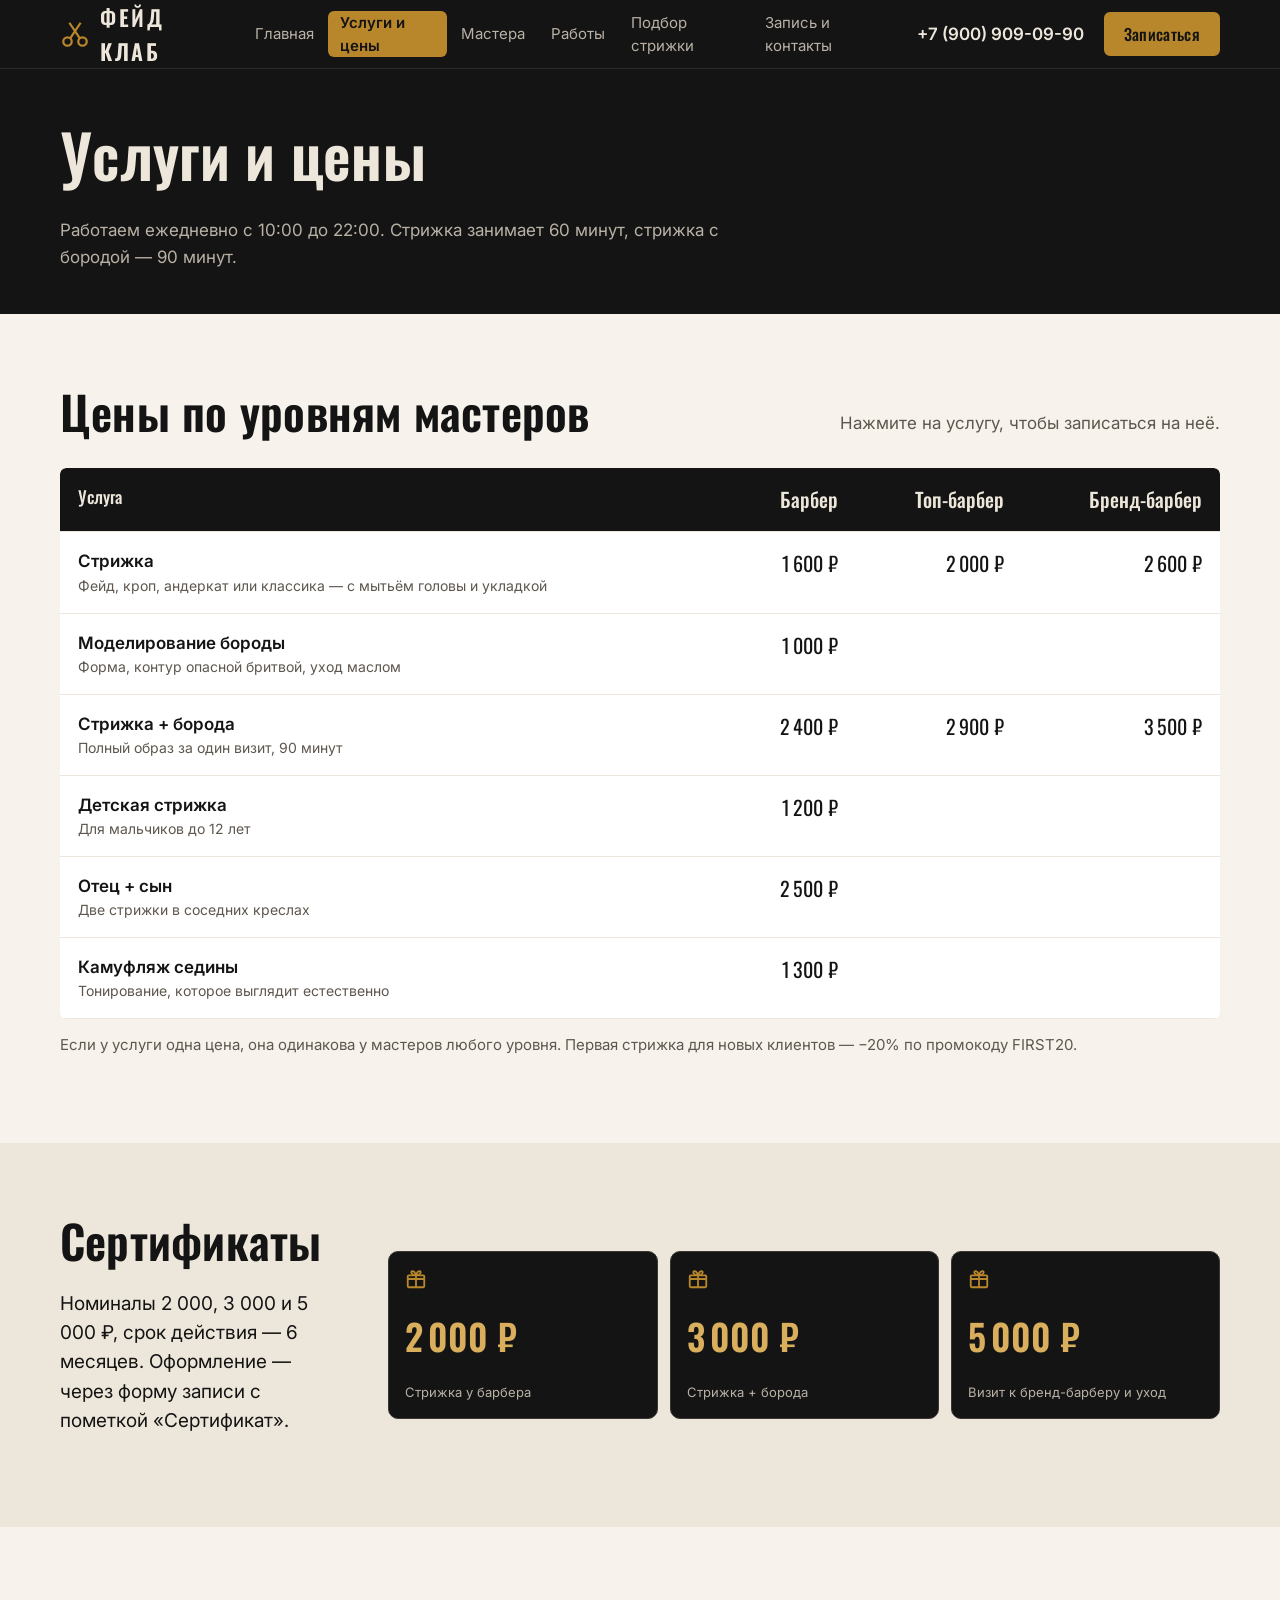
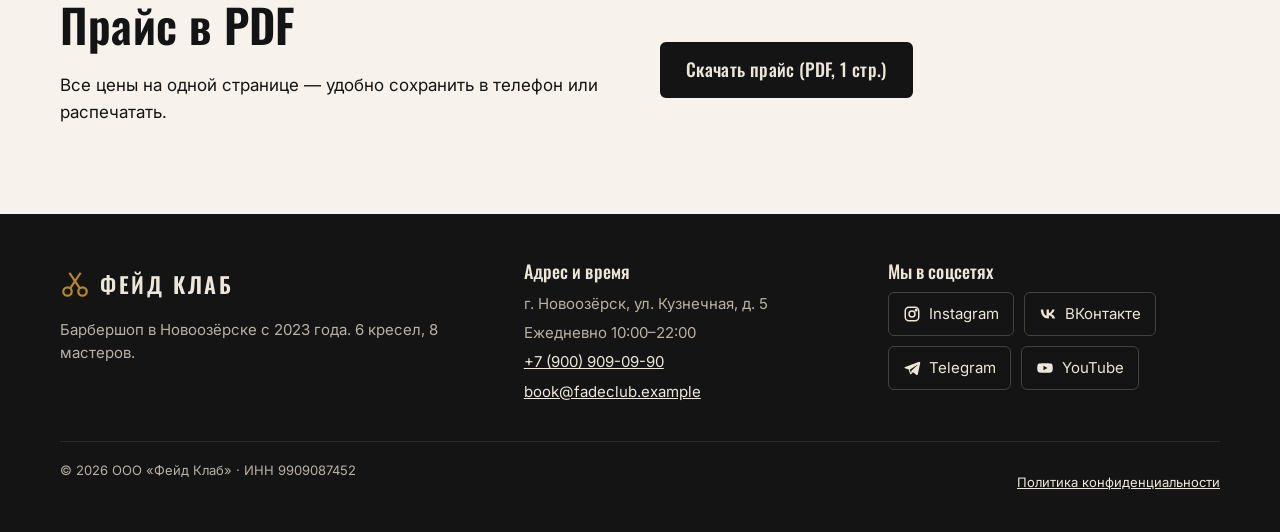
<file: services.html>
<!doctype html>
<html lang="ru">
<head>
<meta charset="utf-8">
<meta name="viewport" content="width=device-width, initial-scale=1">
<!-- Google tag (gtag.js) -->
<script async src="https://www.googletagmanager.com/gtag/js?id=G-LKT0RQ9B2E"></script>
<script>
  window.dataLayer = window.dataLayer || [];
  function gtag(){dataLayer.push(arguments);}
  gtag('js', new Date());
  gtag('config', 'G-LKT0RQ9B2E');
</script>
<title>Услуги и цены — Фейд Клаб</title>
<meta name="description" content="Цены на стрижки, бороду, детские стрижки и камуфляж седины у барбера, топ-барбера и бренд-барбера. Подарочные сертификаты и прайс в PDF.">
<meta property="og:type" content="website">
<meta property="og:site_name" content="Фейд Клаб">
<meta property="og:locale" content="ru_RU">
<meta property="og:title" content="Услуги и цены — Фейд Клаб">
<meta property="og:description" content="Цены на стрижки, бороду, детские стрижки и камуфляж седины у барбера, топ-барбера и бренд-барбера. Подарочные сертификаты и прайс в PDF.">
<meta property="og:url" content="https://tz-09-barbershop-feyd-klab-fawn.vercel.app/services.html">
<meta property="og:image" content="https://tz-09-barbershop-feyd-klab-fawn.vercel.app/img/og-image.jpg">
<meta property="og:image:width" content="1200">
<meta property="og:image:height" content="630">
<meta name="twitter:card" content="summary_large_image">
<meta name="theme-color" content="#141414">
<link rel="icon" href="img/favicon.ico" sizes="32x32">
<link rel="icon" href="img/favicon.svg" type="image/svg+xml">
<link rel="apple-touch-icon" href="img/apple-touch-icon.png">
<link rel="preconnect" href="https://fonts.googleapis.com">
<link rel="preconnect" href="https://fonts.gstatic.com" crossorigin>
<link rel="stylesheet" href="https://fonts.googleapis.com/css2?family=Inter:wght@400;600&amp;family=Oswald:wght@500;600;700&amp;display=swap">
<link rel="stylesheet" href="css/style.css">
<script src="js/analytics.js" defer></script>
<script src="js/main.js" defer></script>
</head>
<body>
<a class="skip" href="#main">Перейти к содержанию</a>
<header class="header">
  <div class="wrap header__in">
    <a class="logo" href="index.html" aria-label="Фейд Клаб — на главную"><svg viewBox="0 0 32 32" fill="none" stroke="currentColor" stroke-width="2.4" aria-hidden="true"><circle cx="8" cy="24" r="4.5"/><circle cx="24" cy="24" r="4.5"/><path d="M11 20.5 22 4M21 20.5 10 4"/></svg><b>ФЕЙД КЛАБ</b></a>
    <nav class="nav" id="nav" aria-label="Основное меню">
      <a href="index.html">Главная</a>
      <a href="services.html" aria-current="page">Услуги и цены</a>
      <a href="masters.html">Мастера</a>
      <a href="works.html">Работы</a>
      <a href="style-quiz.html">Подбор стрижки</a>
      <a href="contacts.html">Запись и контакты</a>
    </nav>
    <a class="header__phone" href="tel:+79009090990" data-event="contact_click" data-contact-type="phone">+7 (900) 909-09-90</a>
    <a class="btn header__cta" href="contacts.html" data-event="cta_click" data-button-name="header_book" data-page-section="header">Записаться</a>
    <button class="burger" type="button" aria-controls="nav" aria-expanded="false" aria-label="Открыть меню"><span></span></button>
  </div>
</header>
<main id="main">
<section class="page-head">
  <div class="wrap">
    <h1>Услуги и цены</h1>
    <p>Работаем ежедневно с 10:00 до 22:00. Стрижка занимает 60 минут, стрижка с бородой — 90 минут.</p>
  </div>
</section>

<section class="section">
  <div class="wrap">
    <div class="section__head"><h2>Цены по уровням мастеров</h2><p>Нажмите на услугу, чтобы записаться на неё.</p></div>
    <div class="table-scroll">
    <table class="price-table">
      <thead><tr><th>Услуга</th><th class="num">Барбер</th><th class="num">Топ-барбер</th><th class="num">Бренд-барбер</th></tr></thead>
      <tbody>
        <tr data-event="service_view" data-service-name="haircut" tabindex="0">
          <td class="svc-name">Стрижка<small>Фейд, кроп, андеркат или классика — с мытьём головы и укладкой</small></td><td class="num" data-label="Барбер">1 600 ₽</td><td class="num" data-label="Топ-барбер">2 000 ₽</td><td class="num" data-label="Бренд-барбер">2 600 ₽</td>
        </tr>
        <tr data-event="service_view" data-service-name="beard" tabindex="0">
          <td class="svc-name">Моделирование бороды<small>Форма, контур опасной бритвой, уход маслом</small></td><td class="num" data-label="Любой мастер">1 000 ₽</td><td class="num" data-empty></td><td class="num" data-empty></td>
        </tr>
        <tr data-event="service_view" data-service-name="combo" tabindex="0">
          <td class="svc-name">Стрижка + борода<small>Полный образ за один визит, 90 минут</small></td><td class="num" data-label="Барбер">2 400 ₽</td><td class="num" data-label="Топ-барбер">2 900 ₽</td><td class="num" data-label="Бренд-барбер">3 500 ₽</td>
        </tr>
        <tr data-event="service_view" data-service-name="kids" tabindex="0">
          <td class="svc-name">Детская стрижка<small>Для мальчиков до 12 лет</small></td><td class="num" data-label="Любой мастер">1 200 ₽</td><td class="num" data-empty></td><td class="num" data-empty></td>
        </tr>
        <tr data-event="service_view" data-service-name="father_son" tabindex="0">
          <td class="svc-name">Отец + сын<small>Две стрижки в соседних креслах</small></td><td class="num" data-label="Любой мастер">2 500 ₽</td><td class="num" data-empty></td><td class="num" data-empty></td>
        </tr>
        <tr data-event="service_view" data-service-name="gray_camo" tabindex="0">
          <td class="svc-name">Камуфляж седины<small>Тонирование, которое выглядит естественно</small></td><td class="num" data-label="Любой мастер">1 300 ₽</td><td class="num" data-empty></td><td class="num" data-empty></td>
        </tr>
      </tbody>
    </table>
    </div>
    <p class="note" style="margin-top:14px">Если у услуги одна цена, она одинакова у мастеров любого уровня. Первая стрижка для новых клиентов — −20% по промокоду FIRST20.</p>
  </div>
</section>

<section class="section section--linen" id="gift">
  <div class="wrap gift">
    <div>
      <h2>Сертификаты</h2>
      <p class="lead">Номиналы 2 000, 3 000 и 5 000 ₽, срок действия — 6 месяцев. Оформление — через форму записи с пометкой «Сертификат».</p>
    </div>
    <div class="gift__cards">
        <a class="gift-card" href="contacts.html?service=gift_card&amp;gift=2000" data-event="gift_card_click" data-gift-amount="2000" data-page-section="services_gift"><svg viewBox="0 0 24 24" fill="none" stroke="currentColor" stroke-width="2" aria-hidden="true"><rect x="3" y="8" width="18" height="13" rx="1"/><path d="M12 8v13M3 12h18M12 8S10.5 3 8 3.5 7.5 8 12 8Zm0 0s1.5-5 4-4.5S16.5 8 12 8Z"/></svg><b>2 000 ₽</b><span>Стрижка у барбера</span></a>
        <a class="gift-card" href="contacts.html?service=gift_card&amp;gift=3000" data-event="gift_card_click" data-gift-amount="3000" data-page-section="services_gift"><svg viewBox="0 0 24 24" fill="none" stroke="currentColor" stroke-width="2" aria-hidden="true"><rect x="3" y="8" width="18" height="13" rx="1"/><path d="M12 8v13M3 12h18M12 8S10.5 3 8 3.5 7.5 8 12 8Zm0 0s1.5-5 4-4.5S16.5 8 12 8Z"/></svg><b>3 000 ₽</b><span>Стрижка + борода</span></a>
        <a class="gift-card" href="contacts.html?service=gift_card&amp;gift=5000" data-event="gift_card_click" data-gift-amount="5000" data-page-section="services_gift"><svg viewBox="0 0 24 24" fill="none" stroke="currentColor" stroke-width="2" aria-hidden="true"><rect x="3" y="8" width="18" height="13" rx="1"/><path d="M12 8v13M3 12h18M12 8S10.5 3 8 3.5 7.5 8 12 8Zm0 0s1.5-5 4-4.5S16.5 8 12 8Z"/></svg><b>5 000 ₽</b><span>Визит к бренд-барберу и уход</span></a>
    </div>
  </div>
</section>

<section class="section">
  <div class="wrap two">
    <div>
      <h2>Прайс в PDF</h2>
      <p>Все цены на одной странице — удобно сохранить в телефон или распечатать.</p>
    </div>
    <div><a class="btn btn--dark" href="files/fadeclub-price.pdf" download>Скачать прайс (PDF, 1 стр.)</a></div>
  </div>
</section>
</main>
<footer class="footer">
  <div class="wrap">
    <div class="footer__grid">
      <div>
        <a class="logo" href="index.html" aria-label="Фейд Клаб — на главную"><svg viewBox="0 0 32 32" fill="none" stroke="currentColor" stroke-width="2.4" aria-hidden="true"><circle cx="8" cy="24" r="4.5"/><circle cx="24" cy="24" r="4.5"/><path d="M11 20.5 22 4M21 20.5 10 4"/></svg><b>ФЕЙД КЛАБ</b></a>
        <p style="margin-top:12px">Барбершоп в Новоозёрске с 2023 года. 6 кресел, 8 мастеров.</p>
      </div>
      <div>
        <h3>Адрес и время</h3>
        <p>г. Новоозёрск, ул. Кузнечная, д. 5</p>
        <p>Ежедневно 10:00–22:00</p>
        <p><a href="tel:+79009090990" data-event="contact_click" data-contact-type="phone">+7 (900) 909-09-90</a></p>
        <p><a href="mailto:book@fadeclub.example" data-event="contact_click" data-contact-type="email">book@fadeclub.example</a></p>
      </div>
      <div>
        <h3>Мы в соцсетях</h3>
        <div class="socials">
        <a href="https://www.instagram.com/fade_club_barber/" target="_blank" rel="noopener" data-event="social_click" data-network="instagram" data-page-section="footer"><svg viewBox="0 0 24 24" fill="none" stroke="currentColor" stroke-width="2" aria-hidden="true"><rect x="3" y="3" width="18" height="18" rx="5"/><circle cx="12" cy="12" r="4"/><circle cx="17.5" cy="6.5" r="1" fill="currentColor"/></svg><span>Instagram</span></a>
        <a href="https://vk.com/fadeclub_barber" target="_blank" rel="noopener" data-event="social_click" data-network="vk" data-page-section="footer"><svg viewBox="0 0 24 24" fill="currentColor" aria-hidden="true"><path d="M12.8 18C6.3 18 2.6 13.5 2.4 6h3.3c.1 5.5 2.5 7.8 4.4 8.3V6h3.1v4.7c1.9-.2 3.8-2.3 4.5-4.7h3.1a9.2 9.2 0 0 1-4.2 6 9.6 9.6 0 0 1 5 6h-3.4a6 6 0 0 0-5-4.3V18h-.4Z"/></svg><span>ВКонтакте</span></a>
        <a href="https://t.me/fadeclub_barber" target="_blank" rel="noopener" data-event="social_click" data-network="telegram" data-page-section="footer"><svg viewBox="0 0 24 24" fill="currentColor" aria-hidden="true"><path d="M21.5 3.6 2.9 10.8c-1.3.5-1.2 1.3-.2 1.6l4.8 1.5 1.8 5.6c.2.6.4.8.9.8.4 0 .6-.2.9-.4l2.3-2.2 4.7 3.5c.9.5 1.5.2 1.7-.8l3.1-14.7c.3-1.3-.5-1.9-1.4-1.5ZM9 14.2l9.6-6.1c.5-.3.9-.1.5.2l-8 7.3-.3 3.4L9 14.2Z"/></svg><span>Telegram</span></a>
        <a href="https://www.youtube.com/@fadeclub_barber" target="_blank" rel="noopener" data-event="social_click" data-network="youtube" data-page-section="footer"><svg viewBox="0 0 24 24" fill="currentColor" aria-hidden="true"><path d="M22 8.2a3 3 0 0 0-2-2.1C18.2 5.6 12 5.6 12 5.6s-6.2 0-8 .5a3 3 0 0 0-2 2.1A31 31 0 0 0 1.6 12a31 31 0 0 0 .4 3.8 3 3 0 0 0 2 2.1c1.8.5 8 .5 8 .5s6.2 0 8-.5a3 3 0 0 0 2-2.1 31 31 0 0 0 .4-3.8 31 31 0 0 0-.4-3.8ZM10 15.1V8.9l5.2 3.1L10 15.1Z"/></svg><span>YouTube</span></a>
        </div>
      </div>
    </div>
    <div class="footer__legal">
      <span>© 2026 ООО «Фейд Клаб» · ИНН 9909087452</span>
      <a href="privacy.html">Политика конфиденциальности</a>
    </div>
  </div>
</footer>
</body>
</html>
</file>
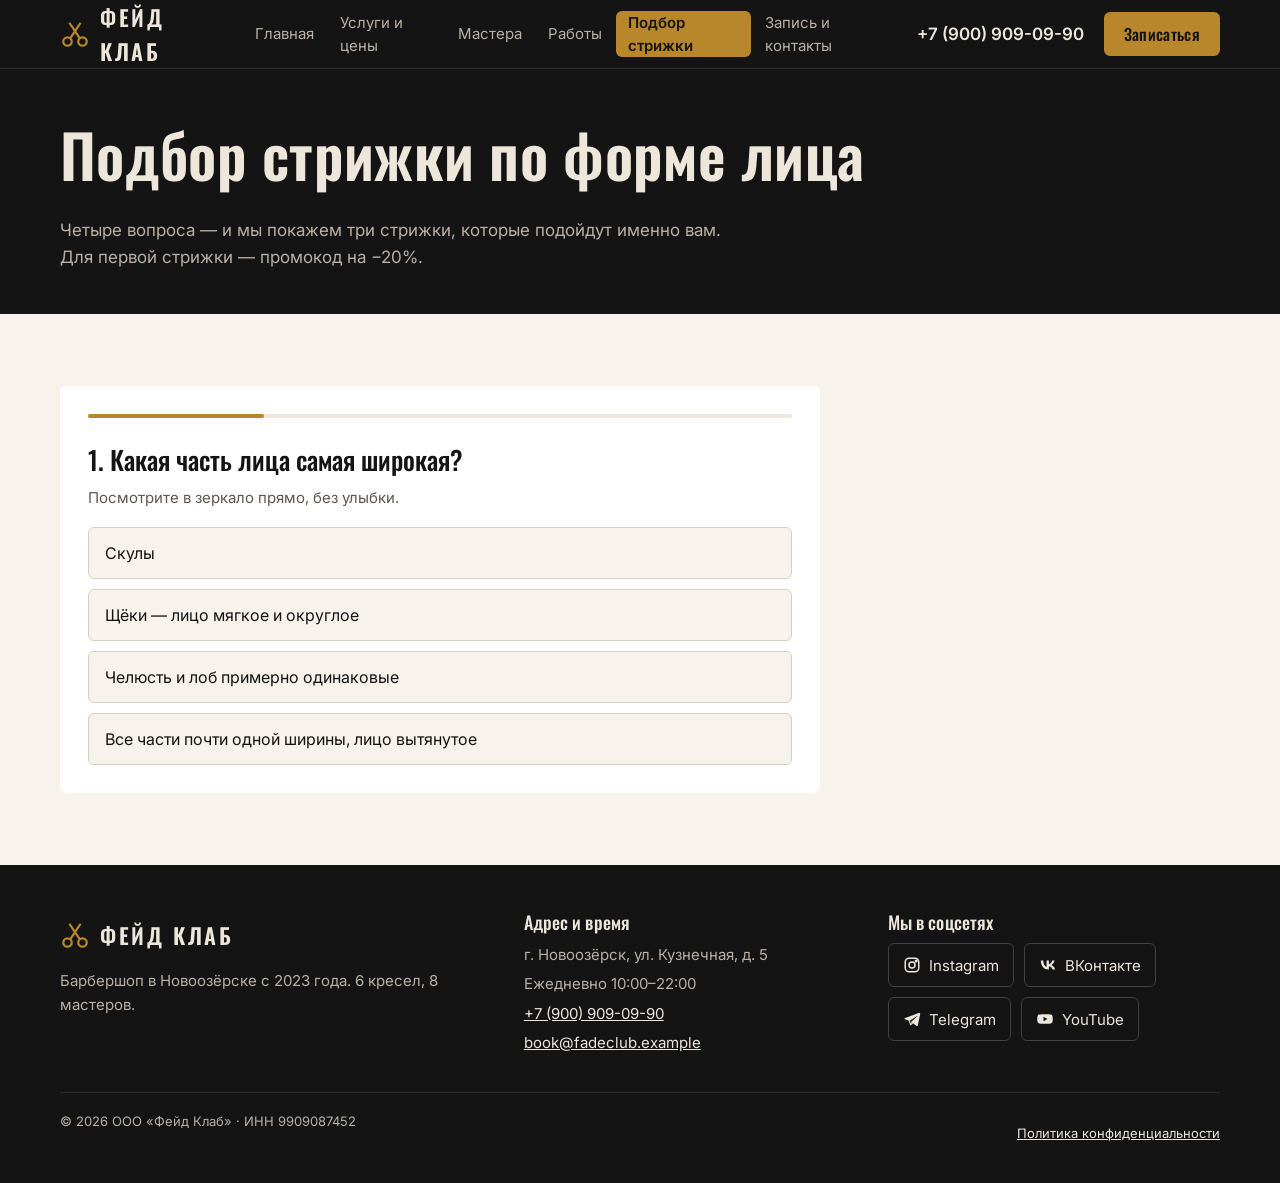
<file: style-quiz.html>
<!doctype html>
<html lang="ru">
<head>
<meta charset="utf-8">
<meta name="viewport" content="width=device-width, initial-scale=1">
<!-- Google tag (gtag.js) -->
<script async src="https://www.googletagmanager.com/gtag/js?id=G-LKT0RQ9B2E"></script>
<script>
  window.dataLayer = window.dataLayer || [];
  function gtag(){dataLayer.push(arguments);}
  gtag('js', new Date());
  gtag('config', 'G-LKT0RQ9B2E');
</script>
<title>Подбор стрижки по форме лица — Фейд Клаб</title>
<meta name="description" content="Тест из 4 вопросов: определите форму лица и получите 3 подходящие стрижки и промокод FIRST20 на −20% для первой стрижки.">
<meta property="og:type" content="website">
<meta property="og:site_name" content="Фейд Клаб">
<meta property="og:locale" content="ru_RU">
<meta property="og:title" content="Подбор стрижки по форме лица — Фейд Клаб">
<meta property="og:description" content="Тест из 4 вопросов: определите форму лица и получите 3 подходящие стрижки и промокод FIRST20 на −20% для первой стрижки.">
<meta property="og:url" content="https://tz-09-barbershop-feyd-klab-fawn.vercel.app/style-quiz.html">
<meta property="og:image" content="https://tz-09-barbershop-feyd-klab-fawn.vercel.app/img/og-image.jpg">
<meta property="og:image:width" content="1200">
<meta property="og:image:height" content="630">
<meta name="twitter:card" content="summary_large_image">
<meta name="theme-color" content="#141414">
<link rel="icon" href="img/favicon.ico" sizes="32x32">
<link rel="icon" href="img/favicon.svg" type="image/svg+xml">
<link rel="apple-touch-icon" href="img/apple-touch-icon.png">
<link rel="preconnect" href="https://fonts.googleapis.com">
<link rel="preconnect" href="https://fonts.gstatic.com" crossorigin>
<link rel="stylesheet" href="https://fonts.googleapis.com/css2?family=Inter:wght@400;600&amp;family=Oswald:wght@500;600;700&amp;display=swap">
<link rel="stylesheet" href="css/style.css">
<script src="js/analytics.js" defer></script>
<script src="js/main.js" defer></script>
</head>
<body>
<a class="skip" href="#main">Перейти к содержанию</a>
<header class="header">
  <div class="wrap header__in">
    <a class="logo" href="index.html" aria-label="Фейд Клаб — на главную"><svg viewBox="0 0 32 32" fill="none" stroke="currentColor" stroke-width="2.4" aria-hidden="true"><circle cx="8" cy="24" r="4.5"/><circle cx="24" cy="24" r="4.5"/><path d="M11 20.5 22 4M21 20.5 10 4"/></svg><b>ФЕЙД КЛАБ</b></a>
    <nav class="nav" id="nav" aria-label="Основное меню">
      <a href="index.html">Главная</a>
      <a href="services.html">Услуги и цены</a>
      <a href="masters.html">Мастера</a>
      <a href="works.html">Работы</a>
      <a href="style-quiz.html" aria-current="page">Подбор стрижки</a>
      <a href="contacts.html">Запись и контакты</a>
    </nav>
    <a class="header__phone" href="tel:+79009090990" data-event="contact_click" data-contact-type="phone">+7 (900) 909-09-90</a>
    <a class="btn header__cta" href="contacts.html" data-event="cta_click" data-button-name="header_book" data-page-section="header">Записаться</a>
    <button class="burger" type="button" aria-controls="nav" aria-expanded="false" aria-label="Открыть меню"><span></span></button>
  </div>
</header>
<main id="main">
<section class="page-head">
  <div class="wrap">
    <h1>Подбор стрижки по форме лица</h1>
    <p>Четыре вопроса — и мы покажем три стрижки, которые подойдут именно вам. Для первой стрижки — промокод на −20%.</p>
  </div>
</section>
<section class="section">
  <div class="wrap">
    <div class="quiz" id="quiz">
      <div class="quiz__progress" aria-hidden="true"><i></i></div>
      <div class="quiz__step" data-step="0">
        <p class="quiz__q">1. Какая часть лица самая широкая?</p>
        <p class="quiz__hint">Посмотрите в зеркало прямо, без улыбки.</p>
        <div class="quiz__opts">
          <button type="button" data-shape="oval">Скулы</button>
          <button type="button" data-shape="round">Щёки — лицо мягкое и округлое</button>
          <button type="button" data-shape="square">Челюсть и лоб примерно одинаковые</button>
          <button type="button" data-shape="long">Все части почти одной ширины, лицо вытянутое</button>
        </div>
      </div>
      <div class="quiz__step" data-step="1" hidden>
        <p class="quiz__q">2. Какой у вас подбородок?</p>
        <p class="quiz__hint">Проведите пальцем по линии челюсти.</p>
        <div class="quiz__opts">
          <button type="button" data-shape="oval">Слегка заострённый</button>
          <button type="button" data-shape="round">Мягкий, закруглённый</button>
          <button type="button" data-shape="square">Широкий, с выраженными углами</button>
          <button type="button" data-shape="long">Узкий и длинный</button>
        </div>
      </div>
      <div class="quiz__step" data-step="2" hidden>
        <p class="quiz__q">3. Как соотносятся длина и ширина лица?</p>
        <p class="quiz__hint">Длина — от линии роста волос до подбородка.</p>
        <div class="quiz__opts">
          <button type="button" data-shape="oval">Длина примерно в полтора раза больше</button>
          <button type="button" data-shape="round">Почти равны</button>
          <button type="button" data-shape="square">Длина чуть больше, лицо угловатое</button>
          <button type="button" data-shape="long">Длина заметно больше ширины</button>
        </div>
      </div>
      <div class="quiz__step" data-step="3" hidden>
        <p class="quiz__q">4. Какая линия роста волос надо лбом?</p>
        <p class="quiz__hint">Зачешите волосы назад.</p>
        <div class="quiz__opts">
          <button type="button" data-shape="oval">Плавная дуга</button>
          <button type="button" data-shape="round">Округлая, лоб невысокий</button>
          <button type="button" data-shape="square">Прямая, почти горизонтальная</button>
          <button type="button" data-shape="long">Высокая, лоб длинный</button>
        </div>
      </div>
      <div class="result" id="quiz-result" aria-live="polite">
        <p class="note">Ваша форма лица</p>
        <p class="result__shape" id="result-shape"></p>
        <p id="result-text"></p>
        <div class="recs" id="result-recs"></div>
        <div class="promo">
          <code id="promo-code">FIRST20</code>
          <button class="btn btn--dark" type="button" id="promo-copy">Скопировать промокод</button>
          <span class="promo__status" id="promo-status" role="status"></span>
          <p>Скидка 20% на первую стрижку. Назовите промокод администратору при визите.</p>
        </div>
        <a class="btn" id="quiz-book" href="contacts.html?service=haircut" data-event="cta_click" data-button-name="quiz_book" data-page-section="quiz_result">Записаться со скидкой</a>
        <button class="btn btn--ghost" type="button" id="quiz-restart" style="margin-left:6px">Пройти заново</button>
      </div>
    </div>
  </div>
</section>
</main>
<footer class="footer">
  <div class="wrap">
    <div class="footer__grid">
      <div>
        <a class="logo" href="index.html" aria-label="Фейд Клаб — на главную"><svg viewBox="0 0 32 32" fill="none" stroke="currentColor" stroke-width="2.4" aria-hidden="true"><circle cx="8" cy="24" r="4.5"/><circle cx="24" cy="24" r="4.5"/><path d="M11 20.5 22 4M21 20.5 10 4"/></svg><b>ФЕЙД КЛАБ</b></a>
        <p style="margin-top:12px">Барбершоп в Новоозёрске с 2023 года. 6 кресел, 8 мастеров.</p>
      </div>
      <div>
        <h3>Адрес и время</h3>
        <p>г. Новоозёрск, ул. Кузнечная, д. 5</p>
        <p>Ежедневно 10:00–22:00</p>
        <p><a href="tel:+79009090990" data-event="contact_click" data-contact-type="phone">+7 (900) 909-09-90</a></p>
        <p><a href="mailto:book@fadeclub.example" data-event="contact_click" data-contact-type="email">book@fadeclub.example</a></p>
      </div>
      <div>
        <h3>Мы в соцсетях</h3>
        <div class="socials">
        <a href="https://www.instagram.com/fade_club_barber/" target="_blank" rel="noopener" data-event="social_click" data-network="instagram" data-page-section="footer"><svg viewBox="0 0 24 24" fill="none" stroke="currentColor" stroke-width="2" aria-hidden="true"><rect x="3" y="3" width="18" height="18" rx="5"/><circle cx="12" cy="12" r="4"/><circle cx="17.5" cy="6.5" r="1" fill="currentColor"/></svg><span>Instagram</span></a>
        <a href="https://vk.com/fadeclub_barber" target="_blank" rel="noopener" data-event="social_click" data-network="vk" data-page-section="footer"><svg viewBox="0 0 24 24" fill="currentColor" aria-hidden="true"><path d="M12.8 18C6.3 18 2.6 13.5 2.4 6h3.3c.1 5.5 2.5 7.8 4.4 8.3V6h3.1v4.7c1.9-.2 3.8-2.3 4.5-4.7h3.1a9.2 9.2 0 0 1-4.2 6 9.6 9.6 0 0 1 5 6h-3.4a6 6 0 0 0-5-4.3V18h-.4Z"/></svg><span>ВКонтакте</span></a>
        <a href="https://t.me/fadeclub_barber" target="_blank" rel="noopener" data-event="social_click" data-network="telegram" data-page-section="footer"><svg viewBox="0 0 24 24" fill="currentColor" aria-hidden="true"><path d="M21.5 3.6 2.9 10.8c-1.3.5-1.2 1.3-.2 1.6l4.8 1.5 1.8 5.6c.2.6.4.8.9.8.4 0 .6-.2.9-.4l2.3-2.2 4.7 3.5c.9.5 1.5.2 1.7-.8l3.1-14.7c.3-1.3-.5-1.9-1.4-1.5ZM9 14.2l9.6-6.1c.5-.3.9-.1.5.2l-8 7.3-.3 3.4L9 14.2Z"/></svg><span>Telegram</span></a>
        <a href="https://www.youtube.com/@fadeclub_barber" target="_blank" rel="noopener" data-event="social_click" data-network="youtube" data-page-section="footer"><svg viewBox="0 0 24 24" fill="currentColor" aria-hidden="true"><path d="M22 8.2a3 3 0 0 0-2-2.1C18.2 5.6 12 5.6 12 5.6s-6.2 0-8 .5a3 3 0 0 0-2 2.1A31 31 0 0 0 1.6 12a31 31 0 0 0 .4 3.8 3 3 0 0 0 2 2.1c1.8.5 8 .5 8 .5s6.2 0 8-.5a3 3 0 0 0 2-2.1 31 31 0 0 0 .4-3.8 31 31 0 0 0-.4-3.8ZM10 15.1V8.9l5.2 3.1L10 15.1Z"/></svg><span>YouTube</span></a>
        </div>
      </div>
    </div>
    <div class="footer__legal">
      <span>© 2026 ООО «Фейд Клаб» · ИНН 9909087452</span>
      <a href="privacy.html">Политика конфиденциальности</a>
    </div>
  </div>
</footer>
<script src="js/quiz.js" defer></script>
</body>
</html>
</file>
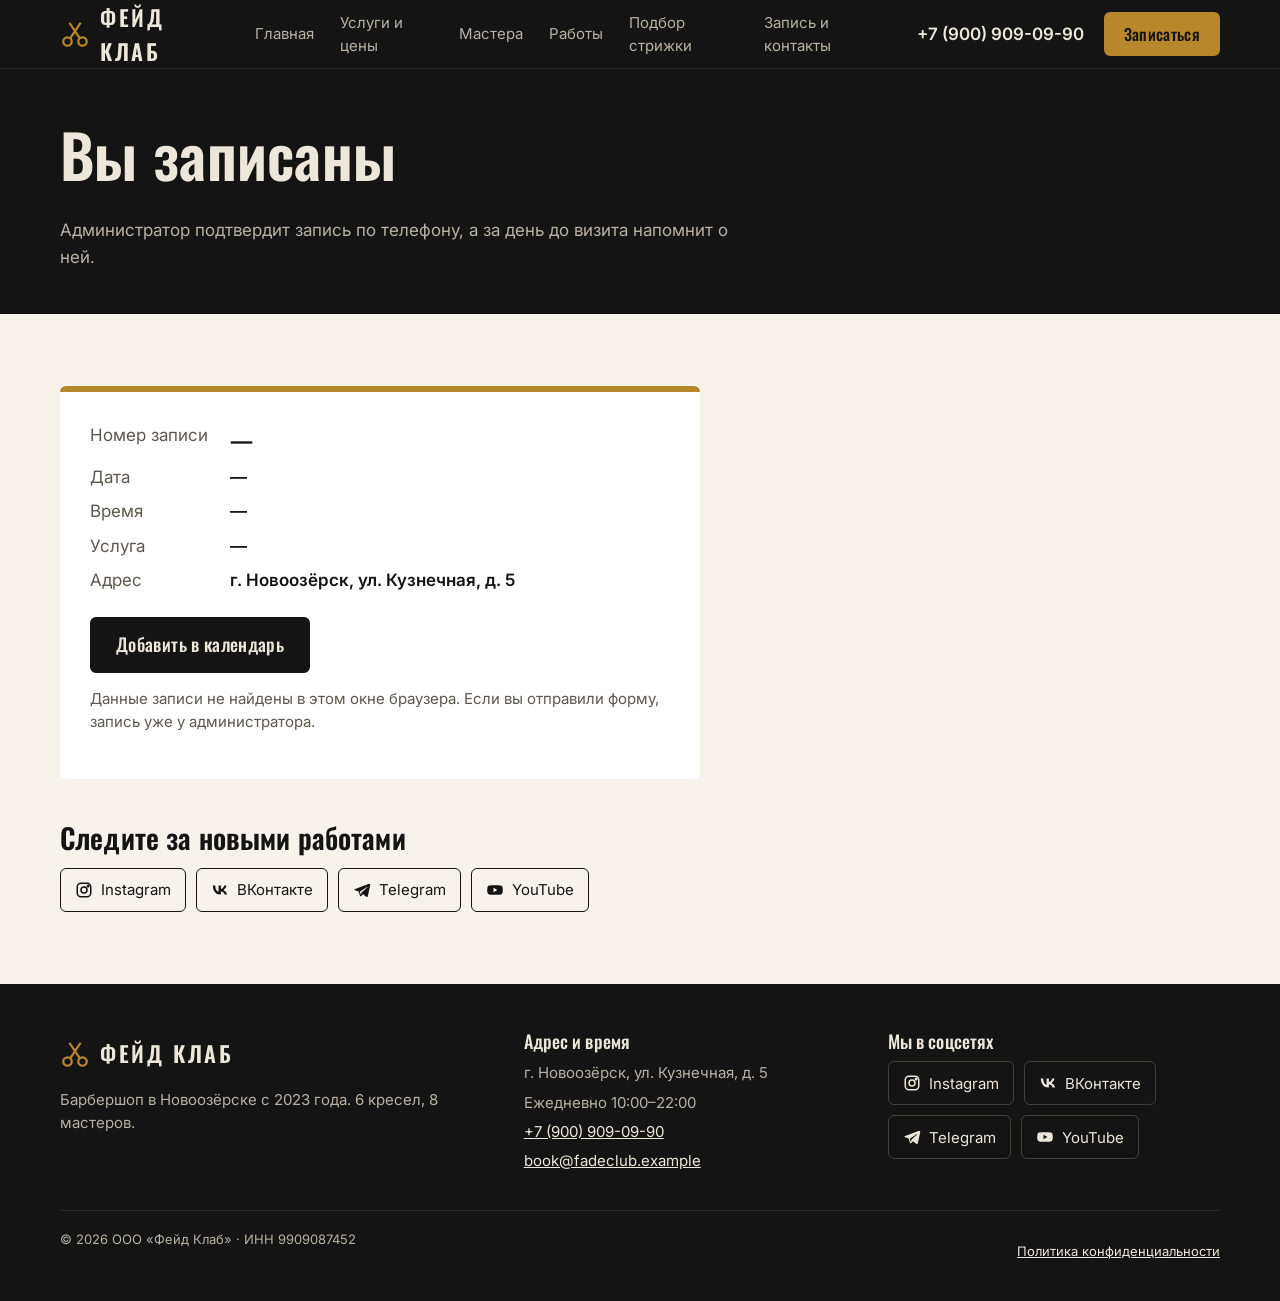
<file: thanks.html>
<!doctype html>
<html lang="ru">
<head>
<meta charset="utf-8">
<meta name="viewport" content="width=device-width, initial-scale=1">
<!-- Google tag (gtag.js) -->
<script async src="https://www.googletagmanager.com/gtag/js?id=G-LKT0RQ9B2E"></script>
<script>
  window.dataLayer = window.dataLayer || [];
  function gtag(){dataLayer.push(arguments);}
  gtag('js', new Date());
  gtag('config', 'G-LKT0RQ9B2E');
</script>
<title>Спасибо, вы записаны — Фейд Клаб</title>
<meta name="description" content="Запись в барбершоп «Фейд Клаб» принята. Номер записи, дата и время визита, добавление в календарь.">
<meta property="og:type" content="website">
<meta property="og:site_name" content="Фейд Клаб">
<meta property="og:locale" content="ru_RU">
<meta property="og:title" content="Спасибо, вы записаны — Фейд Клаб">
<meta property="og:description" content="Запись в барбершоп «Фейд Клаб» принята. Номер записи, дата и время визита, добавление в календарь.">
<meta property="og:url" content="https://tz-09-barbershop-feyd-klab-fawn.vercel.app/thanks.html">
<meta property="og:image" content="https://tz-09-barbershop-feyd-klab-fawn.vercel.app/img/og-image.jpg">
<meta property="og:image:width" content="1200">
<meta property="og:image:height" content="630">
<meta name="twitter:card" content="summary_large_image">
<meta name="theme-color" content="#141414">
<link rel="icon" href="img/favicon.ico" sizes="32x32">
<link rel="icon" href="img/favicon.svg" type="image/svg+xml">
<link rel="apple-touch-icon" href="img/apple-touch-icon.png">
<link rel="preconnect" href="https://fonts.googleapis.com">
<link rel="preconnect" href="https://fonts.gstatic.com" crossorigin>
<link rel="stylesheet" href="https://fonts.googleapis.com/css2?family=Inter:wght@400;600&amp;family=Oswald:wght@500;600;700&amp;display=swap">
<link rel="stylesheet" href="css/style.css">
<meta name="robots" content="noindex">
<script src="js/analytics.js" defer></script>
<script src="js/main.js" defer></script>
</head>
<body>
<a class="skip" href="#main">Перейти к содержанию</a>
<header class="header">
  <div class="wrap header__in">
    <a class="logo" href="index.html" aria-label="Фейд Клаб — на главную"><svg viewBox="0 0 32 32" fill="none" stroke="currentColor" stroke-width="2.4" aria-hidden="true"><circle cx="8" cy="24" r="4.5"/><circle cx="24" cy="24" r="4.5"/><path d="M11 20.5 22 4M21 20.5 10 4"/></svg><b>ФЕЙД КЛАБ</b></a>
    <nav class="nav" id="nav" aria-label="Основное меню">
      <a href="index.html">Главная</a>
      <a href="services.html">Услуги и цены</a>
      <a href="masters.html">Мастера</a>
      <a href="works.html">Работы</a>
      <a href="style-quiz.html">Подбор стрижки</a>
      <a href="contacts.html">Запись и контакты</a>
    </nav>
    <a class="header__phone" href="tel:+79009090990" data-event="contact_click" data-contact-type="phone">+7 (900) 909-09-90</a>
    <a class="btn header__cta" href="contacts.html" data-event="cta_click" data-button-name="header_book" data-page-section="header">Записаться</a>
    <button class="burger" type="button" aria-controls="nav" aria-expanded="false" aria-label="Открыть меню"><span></span></button>
  </div>
</header>
<main id="main">
<section class="page-head">
  <div class="wrap">
    <h1>Вы записаны</h1>
    <p>Администратор подтвердит запись по телефону, а за день до визита напомнит о ней.</p>
  </div>
</section>
<section class="section">
  <div class="wrap">
    <div class="ticket">
      <dl>
        <dt>Номер записи</dt><dd class="ticket__id" id="t-id">—</dd>
        <dt>Дата</dt><dd id="t-date">—</dd>
        <dt>Время</dt><dd id="t-time">—</dd>
        <dt>Услуга</dt><dd id="t-service">—</dd>
        <dt>Адрес</dt><dd>г. Новоозёрск, ул. Кузнечная, д. 5</dd>
      </dl>
      <button class="btn btn--dark" type="button" id="add-calendar">Добавить в календарь</button>
      <p class="note" id="t-missing" hidden style="margin-top:14px">Данные записи не найдены в этом окне браузера. Если вы отправили форму, запись уже у администратора.</p>
    </div>
    <h2 style="margin-top:44px;font-size:28px">Следите за новыми работами</h2>
    <div class="socials">
        <a href="https://www.instagram.com/fade_club_barber/" target="_blank" rel="noopener" data-event="social_click" data-network="instagram" data-page-section="thanks"><svg viewBox="0 0 24 24" fill="none" stroke="currentColor" stroke-width="2" aria-hidden="true"><rect x="3" y="3" width="18" height="18" rx="5"/><circle cx="12" cy="12" r="4"/><circle cx="17.5" cy="6.5" r="1" fill="currentColor"/></svg><span>Instagram</span></a>
        <a href="https://vk.com/fadeclub_barber" target="_blank" rel="noopener" data-event="social_click" data-network="vk" data-page-section="thanks"><svg viewBox="0 0 24 24" fill="currentColor" aria-hidden="true"><path d="M12.8 18C6.3 18 2.6 13.5 2.4 6h3.3c.1 5.5 2.5 7.8 4.4 8.3V6h3.1v4.7c1.9-.2 3.8-2.3 4.5-4.7h3.1a9.2 9.2 0 0 1-4.2 6 9.6 9.6 0 0 1 5 6h-3.4a6 6 0 0 0-5-4.3V18h-.4Z"/></svg><span>ВКонтакте</span></a>
        <a href="https://t.me/fadeclub_barber" target="_blank" rel="noopener" data-event="social_click" data-network="telegram" data-page-section="thanks"><svg viewBox="0 0 24 24" fill="currentColor" aria-hidden="true"><path d="M21.5 3.6 2.9 10.8c-1.3.5-1.2 1.3-.2 1.6l4.8 1.5 1.8 5.6c.2.6.4.8.9.8.4 0 .6-.2.9-.4l2.3-2.2 4.7 3.5c.9.5 1.5.2 1.7-.8l3.1-14.7c.3-1.3-.5-1.9-1.4-1.5ZM9 14.2l9.6-6.1c.5-.3.9-.1.5.2l-8 7.3-.3 3.4L9 14.2Z"/></svg><span>Telegram</span></a>
        <a href="https://www.youtube.com/@fadeclub_barber" target="_blank" rel="noopener" data-event="social_click" data-network="youtube" data-page-section="thanks"><svg viewBox="0 0 24 24" fill="currentColor" aria-hidden="true"><path d="M22 8.2a3 3 0 0 0-2-2.1C18.2 5.6 12 5.6 12 5.6s-6.2 0-8 .5a3 3 0 0 0-2 2.1A31 31 0 0 0 1.6 12a31 31 0 0 0 .4 3.8 3 3 0 0 0 2 2.1c1.8.5 8 .5 8 .5s6.2 0 8-.5a3 3 0 0 0 2-2.1 31 31 0 0 0 .4-3.8 31 31 0 0 0-.4-3.8ZM10 15.1V8.9l5.2 3.1L10 15.1Z"/></svg><span>YouTube</span></a>
    </div>
  </div>
</section>
</main>
<footer class="footer">
  <div class="wrap">
    <div class="footer__grid">
      <div>
        <a class="logo" href="index.html" aria-label="Фейд Клаб — на главную"><svg viewBox="0 0 32 32" fill="none" stroke="currentColor" stroke-width="2.4" aria-hidden="true"><circle cx="8" cy="24" r="4.5"/><circle cx="24" cy="24" r="4.5"/><path d="M11 20.5 22 4M21 20.5 10 4"/></svg><b>ФЕЙД КЛАБ</b></a>
        <p style="margin-top:12px">Барбершоп в Новоозёрске с 2023 года. 6 кресел, 8 мастеров.</p>
      </div>
      <div>
        <h3>Адрес и время</h3>
        <p>г. Новоозёрск, ул. Кузнечная, д. 5</p>
        <p>Ежедневно 10:00–22:00</p>
        <p><a href="tel:+79009090990" data-event="contact_click" data-contact-type="phone">+7 (900) 909-09-90</a></p>
        <p><a href="mailto:book@fadeclub.example" data-event="contact_click" data-contact-type="email">book@fadeclub.example</a></p>
      </div>
      <div>
        <h3>Мы в соцсетях</h3>
        <div class="socials">
        <a href="https://www.instagram.com/fade_club_barber/" target="_blank" rel="noopener" data-event="social_click" data-network="instagram" data-page-section="footer"><svg viewBox="0 0 24 24" fill="none" stroke="currentColor" stroke-width="2" aria-hidden="true"><rect x="3" y="3" width="18" height="18" rx="5"/><circle cx="12" cy="12" r="4"/><circle cx="17.5" cy="6.5" r="1" fill="currentColor"/></svg><span>Instagram</span></a>
        <a href="https://vk.com/fadeclub_barber" target="_blank" rel="noopener" data-event="social_click" data-network="vk" data-page-section="footer"><svg viewBox="0 0 24 24" fill="currentColor" aria-hidden="true"><path d="M12.8 18C6.3 18 2.6 13.5 2.4 6h3.3c.1 5.5 2.5 7.8 4.4 8.3V6h3.1v4.7c1.9-.2 3.8-2.3 4.5-4.7h3.1a9.2 9.2 0 0 1-4.2 6 9.6 9.6 0 0 1 5 6h-3.4a6 6 0 0 0-5-4.3V18h-.4Z"/></svg><span>ВКонтакте</span></a>
        <a href="https://t.me/fadeclub_barber" target="_blank" rel="noopener" data-event="social_click" data-network="telegram" data-page-section="footer"><svg viewBox="0 0 24 24" fill="currentColor" aria-hidden="true"><path d="M21.5 3.6 2.9 10.8c-1.3.5-1.2 1.3-.2 1.6l4.8 1.5 1.8 5.6c.2.6.4.8.9.8.4 0 .6-.2.9-.4l2.3-2.2 4.7 3.5c.9.5 1.5.2 1.7-.8l3.1-14.7c.3-1.3-.5-1.9-1.4-1.5ZM9 14.2l9.6-6.1c.5-.3.9-.1.5.2l-8 7.3-.3 3.4L9 14.2Z"/></svg><span>Telegram</span></a>
        <a href="https://www.youtube.com/@fadeclub_barber" target="_blank" rel="noopener" data-event="social_click" data-network="youtube" data-page-section="footer"><svg viewBox="0 0 24 24" fill="currentColor" aria-hidden="true"><path d="M22 8.2a3 3 0 0 0-2-2.1C18.2 5.6 12 5.6 12 5.6s-6.2 0-8 .5a3 3 0 0 0-2 2.1A31 31 0 0 0 1.6 12a31 31 0 0 0 .4 3.8 3 3 0 0 0 2 2.1c1.8.5 8 .5 8 .5s6.2 0 8-.5a3 3 0 0 0 2-2.1 31 31 0 0 0 .4-3.8 31 31 0 0 0-.4-3.8ZM10 15.1V8.9l5.2 3.1L10 15.1Z"/></svg><span>YouTube</span></a>
        </div>
      </div>
    </div>
    <div class="footer__legal">
      <span>© 2026 ООО «Фейд Клаб» · ИНН 9909087452</span>
      <a href="privacy.html">Политика конфиденциальности</a>
    </div>
  </div>
</footer>
<script src="js/thanks.js" defer></script>
</body>
</html>
</file>
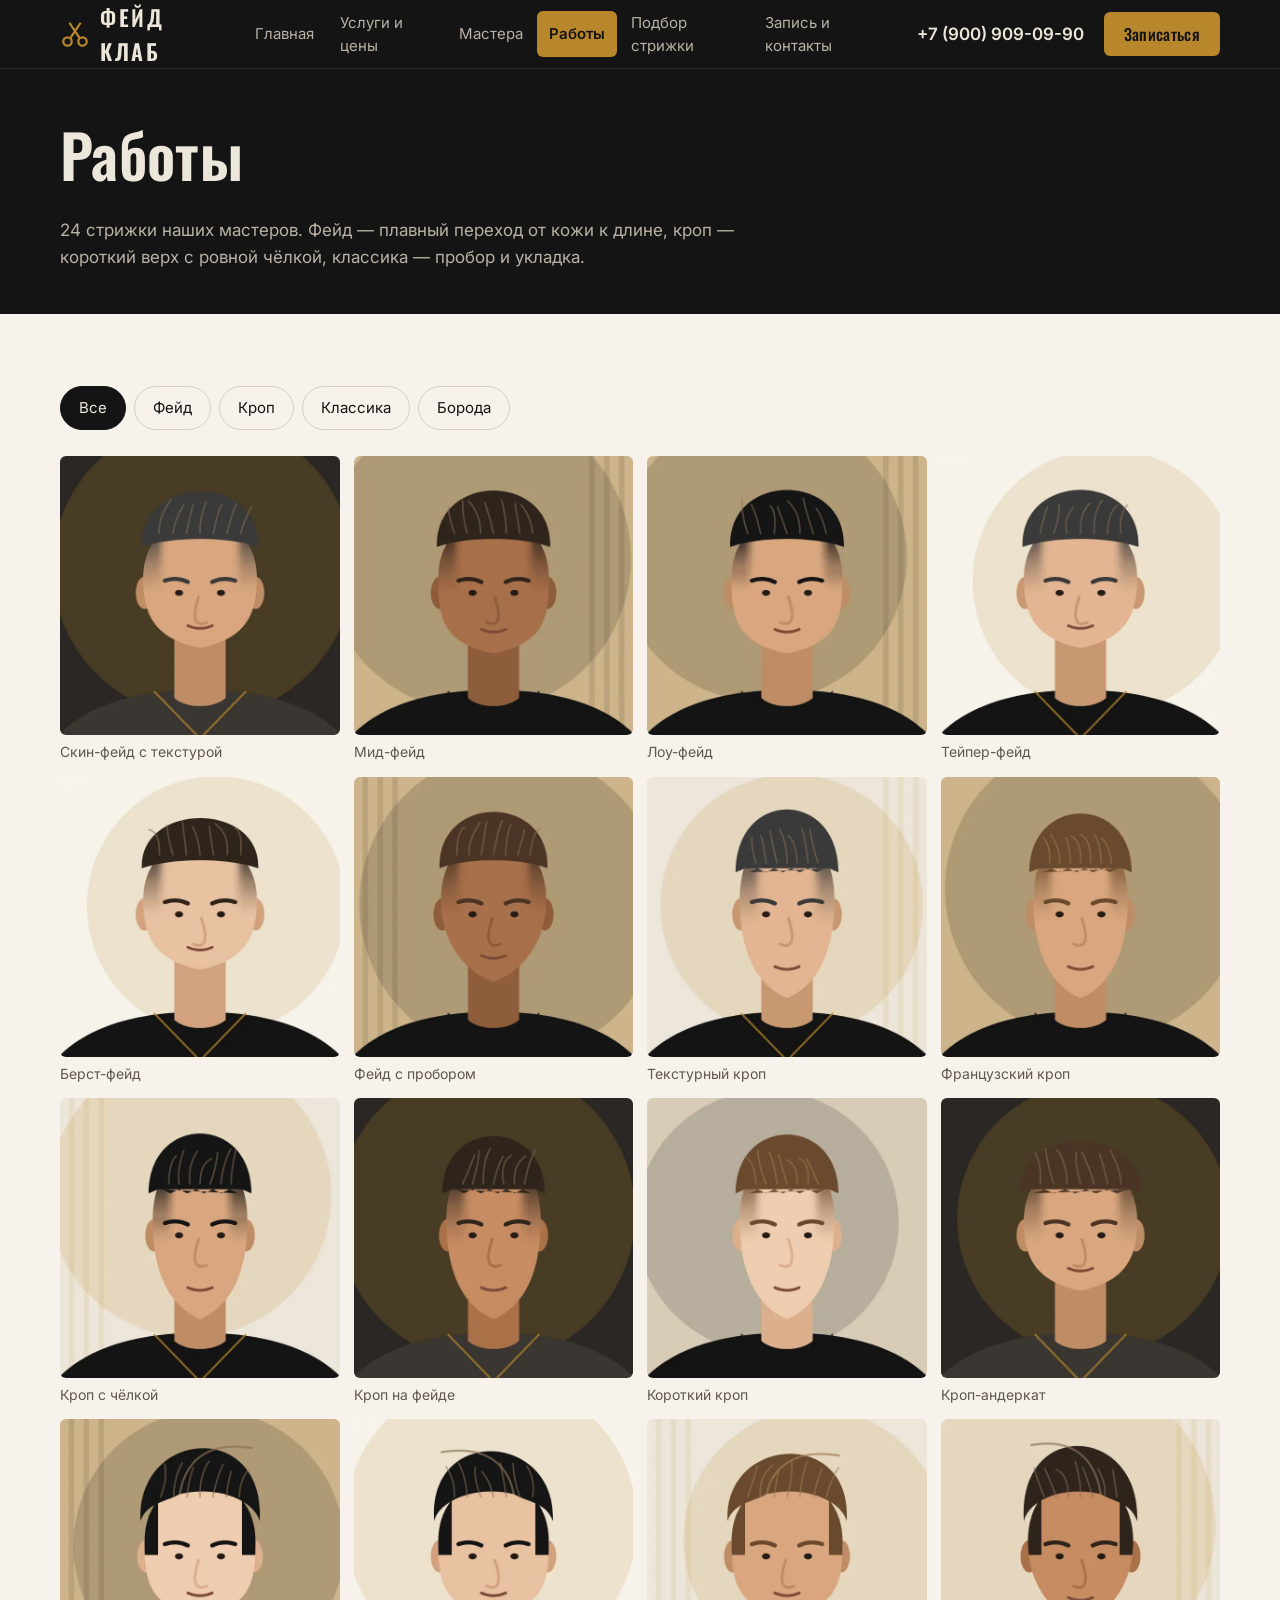
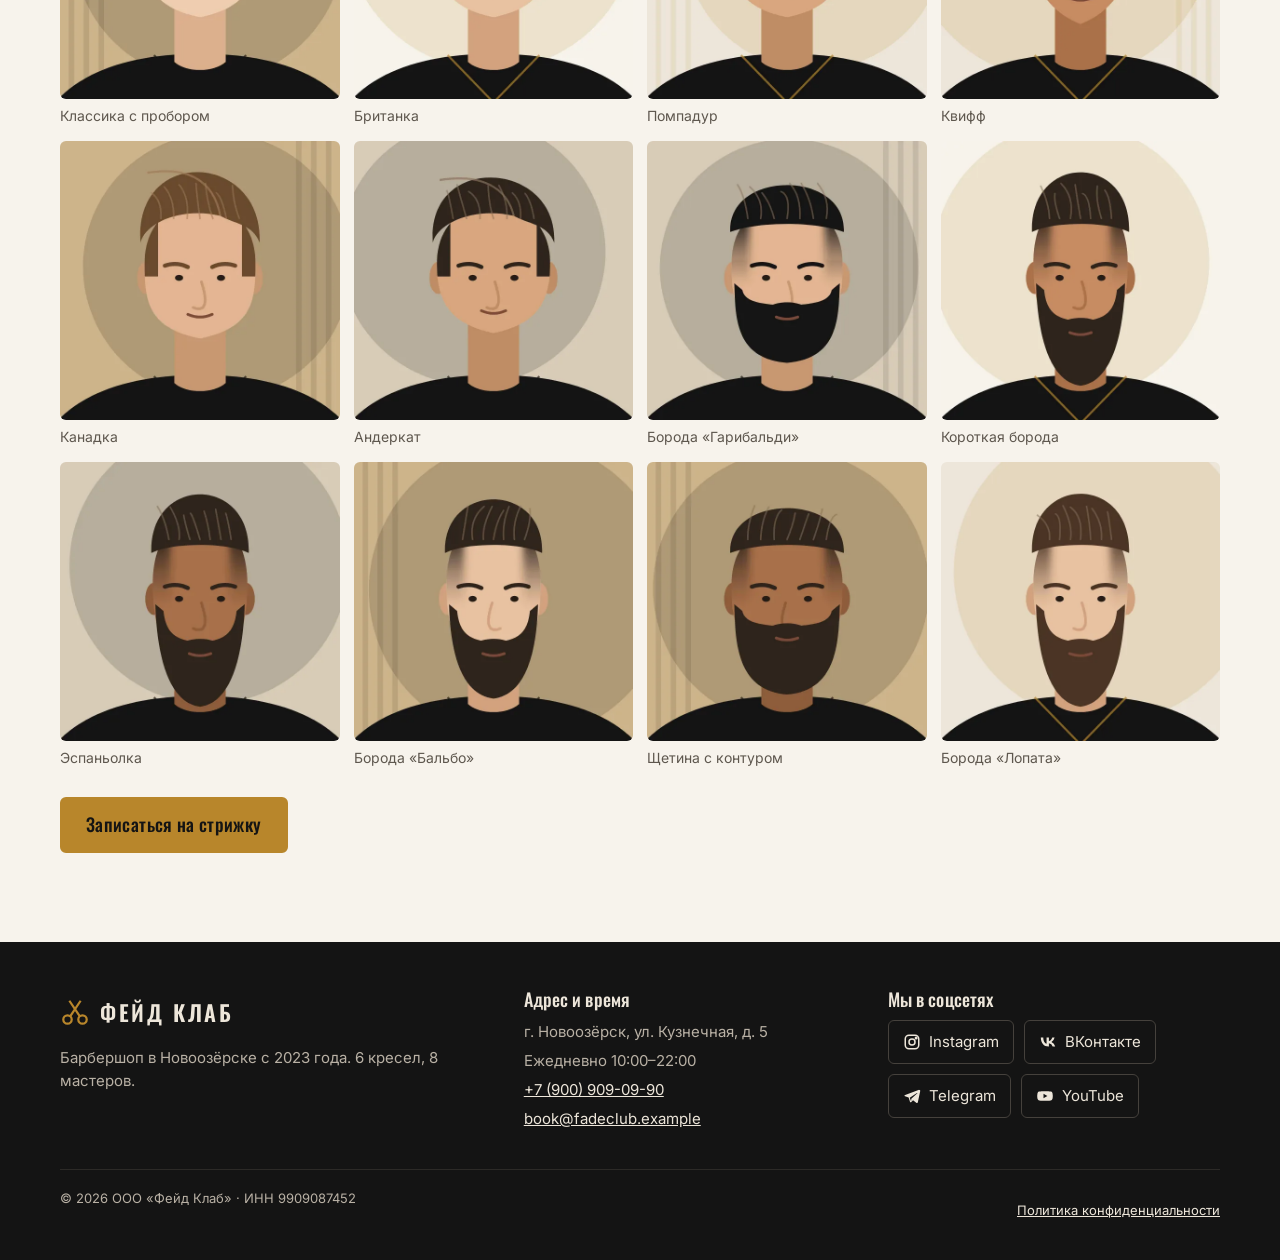
<file: works.html>
<!doctype html>
<html lang="ru">
<head>
<meta charset="utf-8">
<meta name="viewport" content="width=device-width, initial-scale=1">
<!-- Google tag (gtag.js) -->
<script async src="https://www.googletagmanager.com/gtag/js?id=G-LKT0RQ9B2E"></script>
<script>
  window.dataLayer = window.dataLayer || [];
  function gtag(){dataLayer.push(arguments);}
  gtag('js', new Date());
  gtag('config', 'G-LKT0RQ9B2E');
</script>
<title>Работы — фейд, кроп, классика, борода — Фейд Клаб</title>
<meta name="description" content="Галерея из 24 работ мастеров «Фейд Клаб»: фейды, кропы, классические стрижки и бороды. Фильтр по типу стрижки.">
<meta property="og:type" content="website">
<meta property="og:site_name" content="Фейд Клаб">
<meta property="og:locale" content="ru_RU">
<meta property="og:title" content="Работы — фейд, кроп, классика, борода — Фейд Клаб">
<meta property="og:description" content="Галерея из 24 работ мастеров «Фейд Клаб»: фейды, кропы, классические стрижки и бороды. Фильтр по типу стрижки.">
<meta property="og:url" content="https://tz-09-barbershop-feyd-klab-fawn.vercel.app/works.html">
<meta property="og:image" content="https://tz-09-barbershop-feyd-klab-fawn.vercel.app/img/og-image.jpg">
<meta property="og:image:width" content="1200">
<meta property="og:image:height" content="630">
<meta name="twitter:card" content="summary_large_image">
<meta name="theme-color" content="#141414">
<link rel="icon" href="img/favicon.ico" sizes="32x32">
<link rel="icon" href="img/favicon.svg" type="image/svg+xml">
<link rel="apple-touch-icon" href="img/apple-touch-icon.png">
<link rel="preconnect" href="https://fonts.googleapis.com">
<link rel="preconnect" href="https://fonts.gstatic.com" crossorigin>
<link rel="stylesheet" href="https://fonts.googleapis.com/css2?family=Inter:wght@400;600&amp;family=Oswald:wght@500;600;700&amp;display=swap">
<link rel="stylesheet" href="css/style.css">
<script src="js/analytics.js" defer></script>
<script src="js/main.js" defer></script>
</head>
<body>
<a class="skip" href="#main">Перейти к содержанию</a>
<header class="header">
  <div class="wrap header__in">
    <a class="logo" href="index.html" aria-label="Фейд Клаб — на главную"><svg viewBox="0 0 32 32" fill="none" stroke="currentColor" stroke-width="2.4" aria-hidden="true"><circle cx="8" cy="24" r="4.5"/><circle cx="24" cy="24" r="4.5"/><path d="M11 20.5 22 4M21 20.5 10 4"/></svg><b>ФЕЙД КЛАБ</b></a>
    <nav class="nav" id="nav" aria-label="Основное меню">
      <a href="index.html">Главная</a>
      <a href="services.html">Услуги и цены</a>
      <a href="masters.html">Мастера</a>
      <a href="works.html" aria-current="page">Работы</a>
      <a href="style-quiz.html">Подбор стрижки</a>
      <a href="contacts.html">Запись и контакты</a>
    </nav>
    <a class="header__phone" href="tel:+79009090990" data-event="contact_click" data-contact-type="phone">+7 (900) 909-09-90</a>
    <a class="btn header__cta" href="contacts.html" data-event="cta_click" data-button-name="header_book" data-page-section="header">Записаться</a>
    <button class="burger" type="button" aria-controls="nav" aria-expanded="false" aria-label="Открыть меню"><span></span></button>
  </div>
</header>
<main id="main">
<section class="page-head">
  <div class="wrap">
    <h1>Работы</h1>
    <p>24 стрижки наших мастеров. Фейд — плавный переход от кожи к длине, кроп — короткий верх с ровной чёлкой, классика — пробор и укладка.</p>
  </div>
</section>
<section class="section">
  <div class="wrap">
    <div class="filter" role="group" aria-label="Тип стрижки" data-filter-group>
        <button type="button" aria-pressed="true" data-filter="all" data-event="works_filter" data-haircut-type="all">Все</button>
        <button type="button" aria-pressed="false" data-filter="fade" data-event="works_filter" data-haircut-type="fade">Фейд</button>
        <button type="button" aria-pressed="false" data-filter="crop" data-event="works_filter" data-haircut-type="crop">Кроп</button>
        <button type="button" aria-pressed="false" data-filter="classic" data-event="works_filter" data-haircut-type="classic">Классика</button>
        <button type="button" aria-pressed="false" data-filter="beard" data-event="works_filter" data-haircut-type="beard">Борода</button>
      </div>
    <div class="works works--wide" data-filter-target>
      <figure class="work" data-type="fade"><img src="img/works/fade-01.webp" alt="Скин-фейд с текстурой — работа мастеров «Фейд Клаб»" width="600" height="600" loading="lazy" decoding="async"><figcaption>Скин-фейд с текстурой</figcaption></figure>
<figure class="work" data-type="fade"><img src="img/works/fade-02.webp" alt="Мид-фейд — работа мастеров «Фейд Клаб»" width="600" height="600" loading="lazy" decoding="async"><figcaption>Мид-фейд</figcaption></figure>
<figure class="work" data-type="fade"><img src="img/works/fade-03.webp" alt="Лоу-фейд — работа мастеров «Фейд Клаб»" width="600" height="600" loading="lazy" decoding="async"><figcaption>Лоу-фейд</figcaption></figure>
<figure class="work" data-type="fade"><img src="img/works/fade-04.webp" alt="Тейпер-фейд — работа мастеров «Фейд Клаб»" width="600" height="600" loading="lazy" decoding="async"><figcaption>Тейпер-фейд</figcaption></figure>
<figure class="work" data-type="fade"><img src="img/works/fade-05.webp" alt="Берст-фейд — работа мастеров «Фейд Клаб»" width="600" height="600" loading="lazy" decoding="async"><figcaption>Берст-фейд</figcaption></figure>
<figure class="work" data-type="fade"><img src="img/works/fade-06.webp" alt="Фейд с пробором — работа мастеров «Фейд Клаб»" width="600" height="600" loading="lazy" decoding="async"><figcaption>Фейд с пробором</figcaption></figure>
<figure class="work" data-type="crop"><img src="img/works/crop-01.webp" alt="Текстурный кроп — работа мастеров «Фейд Клаб»" width="600" height="600" loading="lazy" decoding="async"><figcaption>Текстурный кроп</figcaption></figure>
<figure class="work" data-type="crop"><img src="img/works/crop-02.webp" alt="Французский кроп — работа мастеров «Фейд Клаб»" width="600" height="600" loading="lazy" decoding="async"><figcaption>Французский кроп</figcaption></figure>
<figure class="work" data-type="crop"><img src="img/works/crop-03.webp" alt="Кроп с чёлкой — работа мастеров «Фейд Клаб»" width="600" height="600" loading="lazy" decoding="async"><figcaption>Кроп с чёлкой</figcaption></figure>
<figure class="work" data-type="crop"><img src="img/works/crop-04.webp" alt="Кроп на фейде — работа мастеров «Фейд Клаб»" width="600" height="600" loading="lazy" decoding="async"><figcaption>Кроп на фейде</figcaption></figure>
<figure class="work" data-type="crop"><img src="img/works/crop-05.webp" alt="Короткий кроп — работа мастеров «Фейд Клаб»" width="600" height="600" loading="lazy" decoding="async"><figcaption>Короткий кроп</figcaption></figure>
<figure class="work" data-type="crop"><img src="img/works/crop-06.webp" alt="Кроп-андеркат — работа мастеров «Фейд Клаб»" width="600" height="600" loading="lazy" decoding="async"><figcaption>Кроп-андеркат</figcaption></figure>
<figure class="work" data-type="classic"><img src="img/works/classic-01.webp" alt="Классика с пробором — работа мастеров «Фейд Клаб»" width="600" height="600" loading="lazy" decoding="async"><figcaption>Классика с пробором</figcaption></figure>
<figure class="work" data-type="classic"><img src="img/works/classic-02.webp" alt="Британка — работа мастеров «Фейд Клаб»" width="600" height="600" loading="lazy" decoding="async"><figcaption>Британка</figcaption></figure>
<figure class="work" data-type="classic"><img src="img/works/classic-03.webp" alt="Помпадур — работа мастеров «Фейд Клаб»" width="600" height="600" loading="lazy" decoding="async"><figcaption>Помпадур</figcaption></figure>
<figure class="work" data-type="classic"><img src="img/works/classic-04.webp" alt="Квифф — работа мастеров «Фейд Клаб»" width="600" height="600" loading="lazy" decoding="async"><figcaption>Квифф</figcaption></figure>
<figure class="work" data-type="classic"><img src="img/works/classic-05.webp" alt="Канадка — работа мастеров «Фейд Клаб»" width="600" height="600" loading="lazy" decoding="async"><figcaption>Канадка</figcaption></figure>
<figure class="work" data-type="classic"><img src="img/works/classic-06.webp" alt="Андеркат — работа мастеров «Фейд Клаб»" width="600" height="600" loading="lazy" decoding="async"><figcaption>Андеркат</figcaption></figure>
<figure class="work" data-type="beard"><img src="img/works/beard-01.webp" alt="Борода «Гарибальди» — работа мастеров «Фейд Клаб»" width="600" height="600" loading="lazy" decoding="async"><figcaption>Борода «Гарибальди»</figcaption></figure>
<figure class="work" data-type="beard"><img src="img/works/beard-02.webp" alt="Короткая борода — работа мастеров «Фейд Клаб»" width="600" height="600" loading="lazy" decoding="async"><figcaption>Короткая борода</figcaption></figure>
<figure class="work" data-type="beard"><img src="img/works/beard-03.webp" alt="Эспаньолка — работа мастеров «Фейд Клаб»" width="600" height="600" loading="lazy" decoding="async"><figcaption>Эспаньолка</figcaption></figure>
<figure class="work" data-type="beard"><img src="img/works/beard-04.webp" alt="Борода «Бальбо» — работа мастеров «Фейд Клаб»" width="600" height="600" loading="lazy" decoding="async"><figcaption>Борода «Бальбо»</figcaption></figure>
<figure class="work" data-type="beard"><img src="img/works/beard-05.webp" alt="Щетина с контуром — работа мастеров «Фейд Клаб»" width="600" height="600" loading="lazy" decoding="async"><figcaption>Щетина с контуром</figcaption></figure>
<figure class="work" data-type="beard"><img src="img/works/beard-06.webp" alt="Борода «Лопата» — работа мастеров «Фейд Клаб»" width="600" height="600" loading="lazy" decoding="async"><figcaption>Борода «Лопата»</figcaption></figure>
    </div>
    <p style="margin-top:28px"><a class="btn" href="contacts.html" data-event="cta_click" data-button-name="works_book" data-page-section="works">Записаться на стрижку</a></p>
  </div>
</section>
</main>
<footer class="footer">
  <div class="wrap">
    <div class="footer__grid">
      <div>
        <a class="logo" href="index.html" aria-label="Фейд Клаб — на главную"><svg viewBox="0 0 32 32" fill="none" stroke="currentColor" stroke-width="2.4" aria-hidden="true"><circle cx="8" cy="24" r="4.5"/><circle cx="24" cy="24" r="4.5"/><path d="M11 20.5 22 4M21 20.5 10 4"/></svg><b>ФЕЙД КЛАБ</b></a>
        <p style="margin-top:12px">Барбершоп в Новоозёрске с 2023 года. 6 кресел, 8 мастеров.</p>
      </div>
      <div>
        <h3>Адрес и время</h3>
        <p>г. Новоозёрск, ул. Кузнечная, д. 5</p>
        <p>Ежедневно 10:00–22:00</p>
        <p><a href="tel:+79009090990" data-event="contact_click" data-contact-type="phone">+7 (900) 909-09-90</a></p>
        <p><a href="mailto:book@fadeclub.example" data-event="contact_click" data-contact-type="email">book@fadeclub.example</a></p>
      </div>
      <div>
        <h3>Мы в соцсетях</h3>
        <div class="socials">
        <a href="https://www.instagram.com/fade_club_barber/" target="_blank" rel="noopener" data-event="social_click" data-network="instagram" data-page-section="footer"><svg viewBox="0 0 24 24" fill="none" stroke="currentColor" stroke-width="2" aria-hidden="true"><rect x="3" y="3" width="18" height="18" rx="5"/><circle cx="12" cy="12" r="4"/><circle cx="17.5" cy="6.5" r="1" fill="currentColor"/></svg><span>Instagram</span></a>
        <a href="https://vk.com/fadeclub_barber" target="_blank" rel="noopener" data-event="social_click" data-network="vk" data-page-section="footer"><svg viewBox="0 0 24 24" fill="currentColor" aria-hidden="true"><path d="M12.8 18C6.3 18 2.6 13.5 2.4 6h3.3c.1 5.5 2.5 7.8 4.4 8.3V6h3.1v4.7c1.9-.2 3.8-2.3 4.5-4.7h3.1a9.2 9.2 0 0 1-4.2 6 9.6 9.6 0 0 1 5 6h-3.4a6 6 0 0 0-5-4.3V18h-.4Z"/></svg><span>ВКонтакте</span></a>
        <a href="https://t.me/fadeclub_barber" target="_blank" rel="noopener" data-event="social_click" data-network="telegram" data-page-section="footer"><svg viewBox="0 0 24 24" fill="currentColor" aria-hidden="true"><path d="M21.5 3.6 2.9 10.8c-1.3.5-1.2 1.3-.2 1.6l4.8 1.5 1.8 5.6c.2.6.4.8.9.8.4 0 .6-.2.9-.4l2.3-2.2 4.7 3.5c.9.5 1.5.2 1.7-.8l3.1-14.7c.3-1.3-.5-1.9-1.4-1.5ZM9 14.2l9.6-6.1c.5-.3.9-.1.5.2l-8 7.3-.3 3.4L9 14.2Z"/></svg><span>Telegram</span></a>
        <a href="https://www.youtube.com/@fadeclub_barber" target="_blank" rel="noopener" data-event="social_click" data-network="youtube" data-page-section="footer"><svg viewBox="0 0 24 24" fill="currentColor" aria-hidden="true"><path d="M22 8.2a3 3 0 0 0-2-2.1C18.2 5.6 12 5.6 12 5.6s-6.2 0-8 .5a3 3 0 0 0-2 2.1A31 31 0 0 0 1.6 12a31 31 0 0 0 .4 3.8 3 3 0 0 0 2 2.1c1.8.5 8 .5 8 .5s6.2 0 8-.5a3 3 0 0 0 2-2.1 31 31 0 0 0 .4-3.8 31 31 0 0 0-.4-3.8ZM10 15.1V8.9l5.2 3.1L10 15.1Z"/></svg><span>YouTube</span></a>
        </div>
      </div>
    </div>
    <div class="footer__legal">
      <span>© 2026 ООО «Фейд Клаб» · ИНН 9909087452</span>
      <a href="privacy.html">Политика конфиденциальности</a>
    </div>
  </div>
</footer>
</body>
</html>
</file>
<file: css/style.css>
/* ФЕЙД КЛАБ — стили сайта
   Фирменные цвета (ТЗ, раздел 2): чёрный #141414, латунь #B8862B, бежевый #EDE6DA
   Шрифты: Oswald — заголовки, Inter — текст */

:root {
  --ink: #141414;
  --ink-2: #222120;
  --brass: #B8862B;
  --brass-ink: #7A5617;      /* латунь для текста на светлом фоне (контраст 5.5:1) */
  --brass-light: #D9AE5C;    /* латунь для мелкого текста на чёрном */
  --linen: #EDE6DA;
  --paper: #F7F3EC;
  --stone: #5E574E;          /* второстепенный текст на светлом */
  --mist: #B9B1A5;           /* второстепенный текст на тёмном */
  --line: #D8CFC0;
  --danger: #A3261B;
  --ok: #2F6B3A;

  --f-head: "Oswald", "Arial Narrow", "Roboto Condensed", sans-serif;
  --f-text: "Inter", system-ui, -apple-system, "Segoe UI", Roboto, sans-serif;

  --wrap: 1200px;
  --gut: 20px;
  --r: 6px;
}

*, *::before, *::after { box-sizing: border-box; }
html { -webkit-text-size-adjust: 100%; scroll-behavior: smooth; }
@media (prefers-reduced-motion: reduce) { html { scroll-behavior: auto; } * { transition: none !important; animation: none !important; } }

body {
  margin: 0;
  font-family: var(--f-text);
  font-size: 17px;
  line-height: 1.55;
  color: var(--ink);
  background: var(--paper);
  overflow-x: hidden;
}
img { max-width: 100%; height: auto; display: block; }
a { color: inherit; }
button { font: inherit; color: inherit; }
:focus-visible { outline: 3px solid var(--brass); outline-offset: 2px; }

h1, h2, h3 { font-family: var(--f-head); font-weight: 600; line-height: 1.1; margin: 0 0 .5em; letter-spacing: .005em; }
h1 { font-size: clamp(40px, 7vw, 76px); }
h2 { font-size: clamp(30px, 4.4vw, 46px); }
h3 { font-size: 22px; font-weight: 500; }
p { margin: 0 0 1em; }

.wrap { width: 100%; max-width: var(--wrap); margin: 0 auto; padding: 0 var(--gut); }
.section { padding: 72px 0; }
.section--linen { background: var(--linen); }
.section--ink { background: var(--ink); color: var(--linen); }
.section__head { display: flex; justify-content: space-between; align-items: end; gap: 24px; flex-wrap: wrap; margin-bottom: 32px; }
.section__head h2 { margin: 0; }
.section__head p { margin: 0; color: var(--stone); max-width: 46ch; }
.section--ink .section__head p { color: var(--mist); }
.lead { font-size: 19px; max-width: 60ch; }
.skip { position: absolute; left: -999px; top: 0; background: var(--brass); color: var(--ink); padding: 10px 14px; z-index: 100; }
.skip:focus { left: 8px; top: 8px; }
.visually-hidden { position: absolute !important; width: 1px; height: 1px; overflow: hidden; clip: rect(0 0 0 0); white-space: nowrap; }

/* ---------- кнопки ---------- */
.btn {
  display: inline-flex; align-items: center; justify-content: center; gap: 8px;
  min-height: 48px; padding: 12px 24px;
  font-family: var(--f-head); font-size: 18px; font-weight: 500; letter-spacing: .02em;
  text-decoration: none; border: 2px solid var(--brass); border-radius: var(--r);
  background: var(--brass); color: var(--ink); cursor: pointer;
  transition: background .15s, color .15s;
}
.btn:hover { background: #CB9637; border-color: #CB9637; }
.btn--ghost { background: transparent; color: inherit; }
.btn--ghost:hover { background: var(--brass); color: var(--ink); }
.btn--dark { background: var(--ink); border-color: var(--ink); color: var(--linen); }
.btn--dark:hover { background: var(--ink-2); border-color: var(--ink-2); }
.btn[disabled] { opacity: .55; cursor: progress; }
.link { color: var(--brass-ink); font-weight: 600; text-underline-offset: 3px; }
.section--ink .link { color: var(--brass-light); }

/* ---------- шапка ---------- */
.header { position: sticky; top: 0; z-index: 50; background: var(--ink); color: var(--linen); border-bottom: 1px solid #2c2a27; }
.header__in { display: flex; align-items: center; gap: 20px; min-height: 68px; }
.logo { display: inline-flex; align-items: center; gap: 10px; text-decoration: none; color: var(--linen); margin-right: auto; min-height: 44px; }
.logo svg { width: 30px; height: 30px; color: var(--brass); flex: none; }
.logo b { font-family: var(--f-head); font-size: 22px; font-weight: 600; letter-spacing: .12em; }
.nav { display: flex; gap: 2px; }
.nav a { display: inline-flex; align-items: center; min-height: 44px; padding: 0 12px; text-decoration: none; font-size: 15px; color: var(--mist); border-radius: var(--r); }
.nav a:hover { color: var(--linen); }
.nav a[aria-current="page"] { color: var(--ink); background: var(--brass); font-weight: 600; }
.header__phone { display: inline-flex; align-items: center; min-height: 44px; font-weight: 600; text-decoration: none; color: var(--linen); white-space: nowrap; }
.header__cta { min-height: 44px; padding: 8px 18px; font-size: 16px; }
.burger { display: none; width: 48px; height: 48px; border: 1px solid #3a3733; border-radius: var(--r); background: transparent; cursor: pointer; }
.burger span, .burger span::before, .burger span::after { display: block; width: 20px; height: 2px; background: var(--linen); margin: 0 auto; position: relative; content: ""; }
.burger span::before { position: absolute; top: -6px; }
.burger span::after { position: absolute; top: 6px; }

@media (max-width: 1080px) {
  .burger { display: block; }
  .nav { display: none; position: absolute; left: 0; right: 0; top: 68px; flex-direction: column; background: var(--ink); padding: 8px var(--gut) 20px; border-bottom: 1px solid #2c2a27; }
  .nav.is-open { display: flex; }
  .nav a { font-size: 18px; padding: 0 12px; }
  .header__cta { display: none; }
}
@media (max-width: 520px) { .header__phone { display: none; } .logo b { font-size: 19px; } }

/* ---------- первый экран ---------- */
.hero { background: var(--ink); color: var(--linen); padding: 56px 0 64px; overflow: hidden; }
.hero__grid { display: grid; grid-template-columns: 1.15fr .85fr; gap: 48px; align-items: center; }
.hero__kicker { color: var(--brass-light); font-weight: 600; margin-bottom: 14px; }
.hero h1 { margin-bottom: 18px; }
.hero__deal { display: flex; align-items: baseline; gap: 18px; flex-wrap: wrap; margin: 6px 0 22px; }
.hero__pct {
  font-family: var(--f-head); font-weight: 700; line-height: .85;
  font-size: clamp(110px, 19vw, 230px);
  color: transparent; -webkit-text-stroke: 2px var(--brass);
  letter-spacing: -.02em;
}
.hero__pct-note { max-width: 22ch; color: var(--mist); }
.hero__actions { display: flex; gap: 12px; flex-wrap: wrap; }
.hero__img { position: relative; }
.hero__img img { border-radius: var(--r); aspect-ratio: 4 / 5; object-fit: cover; width: 100%; }

/* полоса свободного времени — главный элемент первого экрана */
.today { margin-top: 30px; border-top: 1px solid #34312d; padding-top: 18px; }
.today__title { font-size: 15px; color: var(--mist); margin-bottom: 10px; }
.today__slots { display: flex; gap: 8px; flex-wrap: wrap; }
.today__slots a {
  display: inline-flex; align-items: center; min-height: 44px; padding: 0 14px;
  border: 1px solid #4a4540; border-radius: var(--r);
  font-family: var(--f-head); font-size: 18px; text-decoration: none; color: var(--linen);
}
.today__slots a:hover { border-color: var(--brass); color: var(--brass-light); }
.today__slots .is-busy { color: #5d5852; text-decoration: line-through; border-style: dashed; pointer-events: none; }

@media (max-width: 860px) {
  .hero__grid { grid-template-columns: 1fr; gap: 32px; }
  .hero__img { max-width: 420px; }
}

/* ---------- услуги ---------- */
.services { display: grid; grid-template-columns: repeat(3, 1fr); gap: 1px; background: var(--line); border: 1px solid var(--line); border-radius: var(--r); overflow: hidden; }
.service {
  display: flex; flex-direction: column; gap: 8px; padding: 26px 24px;
  background: var(--paper); text-decoration: none; color: inherit; min-height: 190px;
}
.service:hover { background: #fff; }
.service h3 { margin: 0; }
.service p { color: var(--stone); font-size: 15px; margin: 0; }
.service__price { margin-top: auto; font-family: var(--f-head); font-size: 24px; font-weight: 500; }
.service__price small { font-family: var(--f-text); font-size: 13px; color: var(--stone); font-weight: 400; }
@media (max-width: 900px) { .services { grid-template-columns: repeat(2, 1fr); } }
@media (max-width: 560px) { .services { grid-template-columns: 1fr; } .service { min-height: 0; } }

/* таблица цен */
.price-table { width: 100%; border-collapse: collapse; background: #fff; border-radius: var(--r); overflow: hidden; }
.price-table th, .price-table td { padding: 16px 18px; text-align: left; border-bottom: 1px solid var(--linen); vertical-align: top; }
.price-table thead th { background: var(--ink); color: var(--linen); font-family: var(--f-head); font-weight: 500; font-size: 17px; }
.price-table td.num, .price-table th.num { text-align: right; white-space: nowrap; font-family: var(--f-head); font-size: 20px; }
.price-table tbody tr { cursor: pointer; }
.price-table tbody tr:hover { background: #FBF8F3; }
.price-table .svc-name { font-weight: 600; }
.price-table .svc-name small { display: block; font-weight: 400; color: var(--stone); font-size: 14px; }
.table-scroll { overflow-x: auto; border-radius: var(--r); }
@media (max-width: 640px) {
  .price-table thead { display: none; }
  .price-table, .price-table tbody, .price-table tr, .price-table td { display: block; width: 100%; }
  .price-table tr { padding: 14px 16px; border-bottom: 1px solid var(--linen); }
  .price-table td { border: 0; padding: 2px 0; }
  .price-table td.num { text-align: left; font-size: 18px; }
  .price-table td.num::before { content: attr(data-label) " · "; font-family: var(--f-text); font-size: 14px; color: var(--stone); }
  .price-table td.num:empty, .price-table td.num[data-empty] { display: none; }
}

/* ---------- мастера ---------- */
.filter { display: flex; gap: 8px; flex-wrap: wrap; margin-bottom: 26px; }
.filter button {
  min-height: 44px; padding: 0 18px; border-radius: 999px; cursor: pointer;
  border: 1px solid var(--line); background: transparent; font-size: 15px;
}
.filter button[aria-pressed="true"] { background: var(--ink); color: var(--linen); border-color: var(--ink); }
.section--ink .filter button { border-color: #45413c; }
.section--ink .filter button[aria-pressed="true"] { background: var(--brass); color: var(--ink); border-color: var(--brass); }

.masters { display: grid; grid-template-columns: repeat(4, 1fr); gap: 22px; }
.master { display: flex; flex-direction: column; background: #fff; border-radius: var(--r); overflow: hidden; }
.master[hidden] { display: none; }
.master__photo { display: block; padding: 0; border: 0; background: none; cursor: pointer; text-align: left; }
.master__photo img { aspect-ratio: 4 / 5; object-fit: cover; width: 100%; }
.master__body { padding: 16px 18px 20px; display: flex; flex-direction: column; gap: 4px; flex: 1; }
.master__level { font-size: 14px; color: var(--brass-ink); font-weight: 600; }
.master h3 { margin: 0; }
.master p { font-size: 15px; color: var(--stone); margin: 0 0 12px; }
.master .btn { margin-top: auto; font-size: 16px; }
@media (max-width: 1000px) { .masters { grid-template-columns: repeat(2, 1fr); } }
@media (max-width: 480px) { .masters { gap: 14px; } .master__body { padding: 12px 12px 14px; } .master h3 { font-size: 19px; } .master .btn { padding: 8px 10px; font-size: 15px; } }

/* ---------- работы ---------- */
.works { display: grid; grid-template-columns: repeat(3, 1fr); gap: 14px; }
.works--wide { grid-template-columns: repeat(4, 1fr); }
.work { margin: 0; position: relative; }
.work[hidden] { display: none; }
.work img { aspect-ratio: 1; object-fit: cover; width: 100%; border-radius: var(--r); }
.work figcaption { font-size: 14px; color: var(--stone); padding-top: 6px; }
.section--ink .work figcaption { color: var(--mist); }
@media (max-width: 900px) { .works, .works--wide { grid-template-columns: repeat(2, 1fr); } }

/* ---------- сертификаты ---------- */
.gift { display: grid; grid-template-columns: 1fr 1.2fr; gap: 40px; align-items: center; }
.gift__cards { display: grid; grid-template-columns: repeat(3, 1fr); gap: 12px; }
.gift-card {
  display: flex; flex-direction: column; justify-content: space-between; gap: 18px;
  aspect-ratio: 1.6; padding: 16px; border-radius: 10px; text-decoration: none;
  background: var(--ink); color: var(--linen); border: 1px solid #3a3631;
}
.gift-card:hover { border-color: var(--brass); }
.gift-card b { font-family: var(--f-head); font-size: clamp(26px, 3.4vw, 36px); font-weight: 600; color: var(--brass-light); line-height: 1; }
.gift-card span { font-size: 13px; color: var(--mist); }
.gift-card svg { width: 22px; height: 22px; color: var(--brass); }
@media (max-width: 860px) { .gift { grid-template-columns: 1fr; } }
@media (max-width: 480px) { .gift__cards { grid-template-columns: 1fr; } .gift-card { aspect-ratio: auto; flex-direction: row; align-items: center; } }

/* ---------- квиз ---------- */
.quiz { background: #fff; border-radius: var(--r); padding: 28px; max-width: 760px; }
.quiz__progress { height: 4px; background: var(--linen); border-radius: 2px; margin-bottom: 22px; }
.quiz__progress i { display: block; height: 100%; width: 25%; background: var(--brass); border-radius: 2px; transition: width .25s; }
.quiz__step[hidden] { display: none; }
.quiz__q { font-family: var(--f-head); font-size: 26px; font-weight: 500; margin-bottom: 6px; }
.quiz__hint { color: var(--stone); font-size: 15px; margin-bottom: 18px; }
.quiz__opts { display: grid; gap: 10px; }
.quiz__opts button {
  min-height: 52px; padding: 12px 16px; text-align: left; cursor: pointer;
  border: 1px solid var(--line); background: var(--paper); border-radius: var(--r); font-size: 16px;
}
.quiz__opts button:hover { border-color: var(--brass); }
.result { display: none; }
.result.is-shown { display: block; }
.result__shape { font-family: var(--f-head); font-size: 34px; }
.recs { display: grid; grid-template-columns: repeat(3, 1fr); gap: 12px; margin: 18px 0 26px; }
.recs figure { margin: 0; }
.recs img { border-radius: var(--r); aspect-ratio: 1; object-fit: cover; }
.recs figcaption { font-size: 14px; padding-top: 6px; }
.recs figcaption b { display: block; font-size: 16px; }

.promo { display: flex; align-items: center; gap: 14px; flex-wrap: wrap; padding: 18px 20px; border: 2px dashed var(--brass); border-radius: var(--r); background: var(--paper); margin-bottom: 22px; }
.promo code { font-family: var(--f-head); font-size: 32px; font-weight: 600; letter-spacing: .08em; }
.promo p { margin: 0; flex-basis: 100%; color: var(--stone); font-size: 15px; }
.promo__status { font-size: 14px; color: var(--ok); }
@media (max-width: 560px) { .recs { grid-template-columns: 1fr 1fr; } .recs figure:last-child { display: none; } .quiz { padding: 20px 16px; } }

/* ---------- запись ---------- */
.booking { display: grid; grid-template-columns: 1.25fr .75fr; gap: 40px; align-items: start; }
@media (max-width: 960px) { .booking { grid-template-columns: 1fr; } }
.panel { background: #fff; border-radius: var(--r); padding: 26px; }
.panel h2 { font-size: 30px; }
.step-title { font-family: var(--f-head); font-size: 21px; font-weight: 500; margin: 0 0 12px; }

.days { display: flex; gap: 8px; overflow-x: auto; padding-bottom: 6px; scroll-snap-type: x proximity; margin-bottom: 18px; }
.day {
  flex: none; width: 64px; min-height: 72px; scroll-snap-align: start;
  display: flex; flex-direction: column; align-items: center; justify-content: center;
  border: 1px solid var(--line); border-radius: var(--r); background: var(--paper); cursor: pointer;
}
.day small { font-size: 12px; color: var(--stone); }
.day b { font-family: var(--f-head); font-size: 24px; font-weight: 500; line-height: 1.1; }
.day[aria-pressed="true"] { background: var(--ink); color: var(--linen); border-color: var(--ink); }
.day[aria-pressed="true"] small { color: var(--brass-light); }
.slots { display: grid; grid-template-columns: repeat(6, 1fr); gap: 8px; margin-bottom: 8px; }
.slot {
  min-height: 46px; border: 1px solid var(--line); border-radius: var(--r); background: #fff;
  font-family: var(--f-head); font-size: 18px; cursor: pointer;
}
.slot:hover:not([disabled]) { border-color: var(--brass); }
.slot[aria-pressed="true"] { background: var(--brass); border-color: var(--brass); }
.slot[disabled] { background: var(--linen); color: #9b9286; text-decoration: line-through; cursor: not-allowed; border-style: dashed; }
.slots-note { font-size: 14px; color: var(--stone); }
.chosen { font-weight: 600; min-height: 1.5em; margin: 6px 0 22px; }
@media (max-width: 560px) { .slots { grid-template-columns: repeat(4, 1fr); } }

.field { margin-bottom: 16px; }
.field label, .field .label { display: block; font-weight: 600; font-size: 15px; margin-bottom: 6px; }
.field input[type=text], .field input[type=tel], .field input[type=email], .field select {
  width: 100%; min-height: 48px; padding: 10px 14px; font: inherit; font-size: 16px;
  border: 1px solid #C9BFAF; border-radius: var(--r); background: #fff; color: var(--ink);
}
.field input:focus, .field select:focus { border-color: var(--brass); outline: 2px solid rgba(184,134,43,.35); outline-offset: 0; }
.field.has-error input, .field.has-error select { border-color: var(--danger); background: #FFF6F5; }
.field__err { color: var(--danger); font-size: 14px; margin-top: 5px; min-height: 0; }
.field__err:empty { display: none; }
.row-2 { display: grid; grid-template-columns: 1fr 1fr; gap: 14px; }
@media (max-width: 560px) { .row-2 { grid-template-columns: 1fr; } }
.check { display: flex; gap: 12px; align-items: flex-start; font-size: 15px; font-weight: 400 !important; cursor: pointer; }
.check input { width: 24px; height: 24px; margin: 0; flex: none; accent-color: var(--brass); }
.form-note { font-size: 14px; color: var(--stone); }
.form-status { margin-top: 12px; font-weight: 600; }
.form-status.is-error { color: var(--danger); }
.gift-note { background: var(--linen); padding: 12px 14px; border-radius: var(--r); font-size: 15px; margin-bottom: 16px; }
.gift-note[hidden] { display: none; }

.contacts-list { list-style: none; padding: 0; margin: 0 0 20px; display: grid; gap: 10px; }
.contacts-list a { display: flex; align-items: center; gap: 12px; min-height: 48px; padding: 8px 14px; border: 1px solid var(--line); border-radius: var(--r); text-decoration: none; background: var(--paper); }
.contacts-list a:hover { border-color: var(--brass); }
.contacts-list svg { width: 22px; height: 22px; color: var(--brass-ink); flex: none; }
.contacts-list small { display: block; color: var(--stone); font-size: 13px; }
.map {
  position: relative; display: block; aspect-ratio: 16 / 10; border-radius: var(--r); overflow: hidden;
  background: var(--linen); text-decoration: none; margin-bottom: 10px;
}
.map img { width: 100%; height: 100%; object-fit: cover; }
.map span { position: absolute; left: 12px; bottom: 12px; background: var(--ink); color: var(--linen); padding: 8px 12px; border-radius: var(--r); font-size: 15px; }

/* ---------- спасибо ---------- */
.ticket { background: #fff; border-radius: var(--r); padding: 30px; max-width: 640px; border-top: 6px solid var(--brass); }
.ticket dl { display: grid; grid-template-columns: auto 1fr; gap: 8px 22px; margin: 0 0 24px; }
.ticket dt { color: var(--stone); }
.ticket dd { margin: 0; font-weight: 600; }
.ticket__id { font-family: var(--f-head); font-size: 22px; word-break: break-all; }
.socials { display: flex; gap: 10px; flex-wrap: wrap; }
.socials a { display: inline-flex; align-items: center; justify-content: center; gap: 8px; min-width: 44px; min-height: 44px; padding: 0 14px; border: 1px solid currentColor; border-radius: var(--r); text-decoration: none; font-size: 15px; }
.socials svg { width: 18px; height: 18px; }

/* ---------- подвал ---------- */
.footer { background: var(--ink); color: var(--mist); padding: 48px 0 28px; font-size: 15px; }
.footer__grid { display: grid; grid-template-columns: 1.3fr 1fr 1fr; gap: 32px; margin-bottom: 32px; }
.footer h3 { color: var(--linen); font-size: 18px; margin-bottom: 10px; }
.footer a { color: var(--linen); }
.footer p { margin: 0 0 6px; }
.footer .socials a { color: var(--linen); border-color: #45413c; }
.footer .socials a:hover { border-color: var(--brass); color: var(--brass-light); }
.footer__legal { border-top: 1px solid #2c2a27; padding-top: 18px; display: flex; justify-content: space-between; gap: 16px; flex-wrap: wrap; font-size: 13px; }
.footer__legal a { display: inline-flex; align-items: center; min-height: 44px; }
@media (max-width: 760px) { .footer__grid { grid-template-columns: 1fr; } }

/* ---------- страницы-тексты ---------- */
.page-head { background: var(--ink); color: var(--linen); padding: 52px 0 44px; }
.page-head h1 { font-size: clamp(36px, 6vw, 60px); }
.page-head p { color: var(--mist); max-width: 62ch; margin: 0; }
.prose { max-width: 760px; }
.prose h2 { font-size: 26px; margin-top: 34px; }
.prose li { margin-bottom: 6px; }
.note { font-size: 15px; color: var(--stone); }
.two { display: grid; grid-template-columns: 1fr 1fr; gap: 40px; align-items: center; }
@media (max-width: 860px) { .two { grid-template-columns: 1fr; } }
</file>
